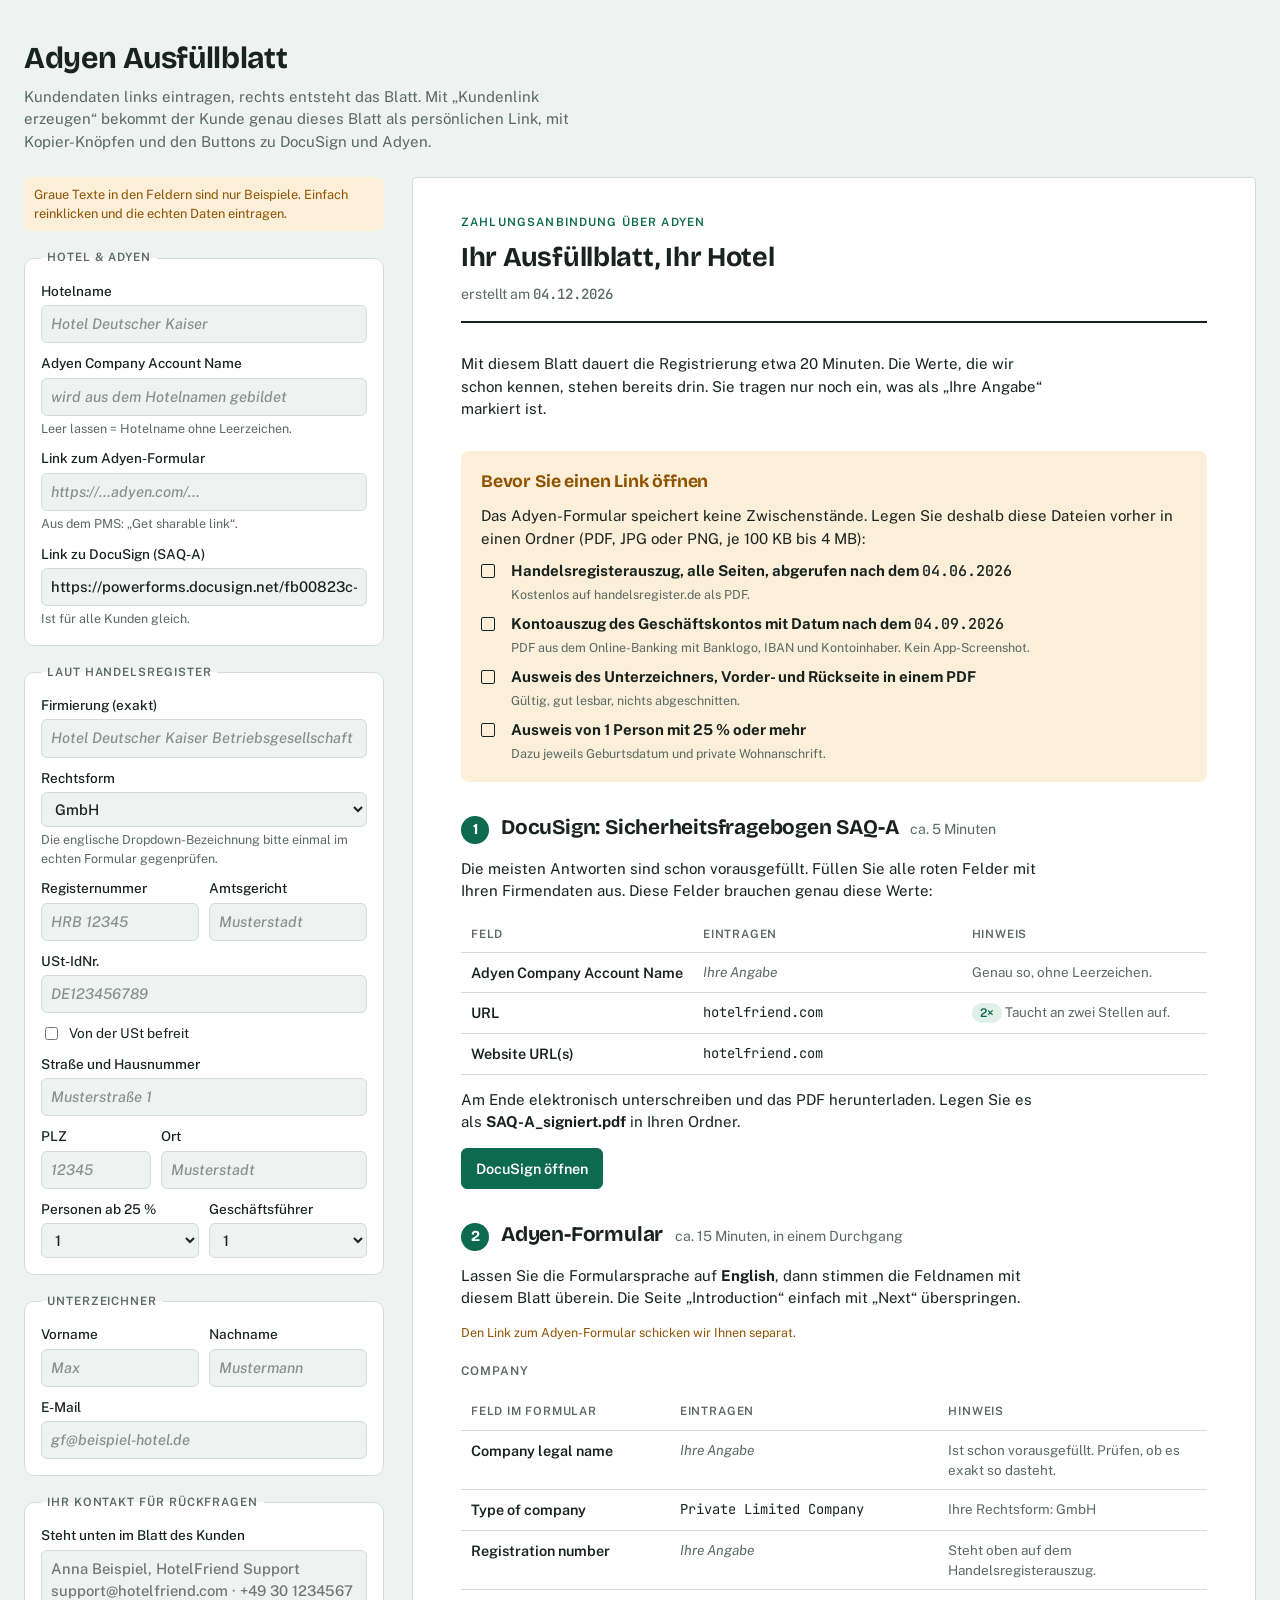
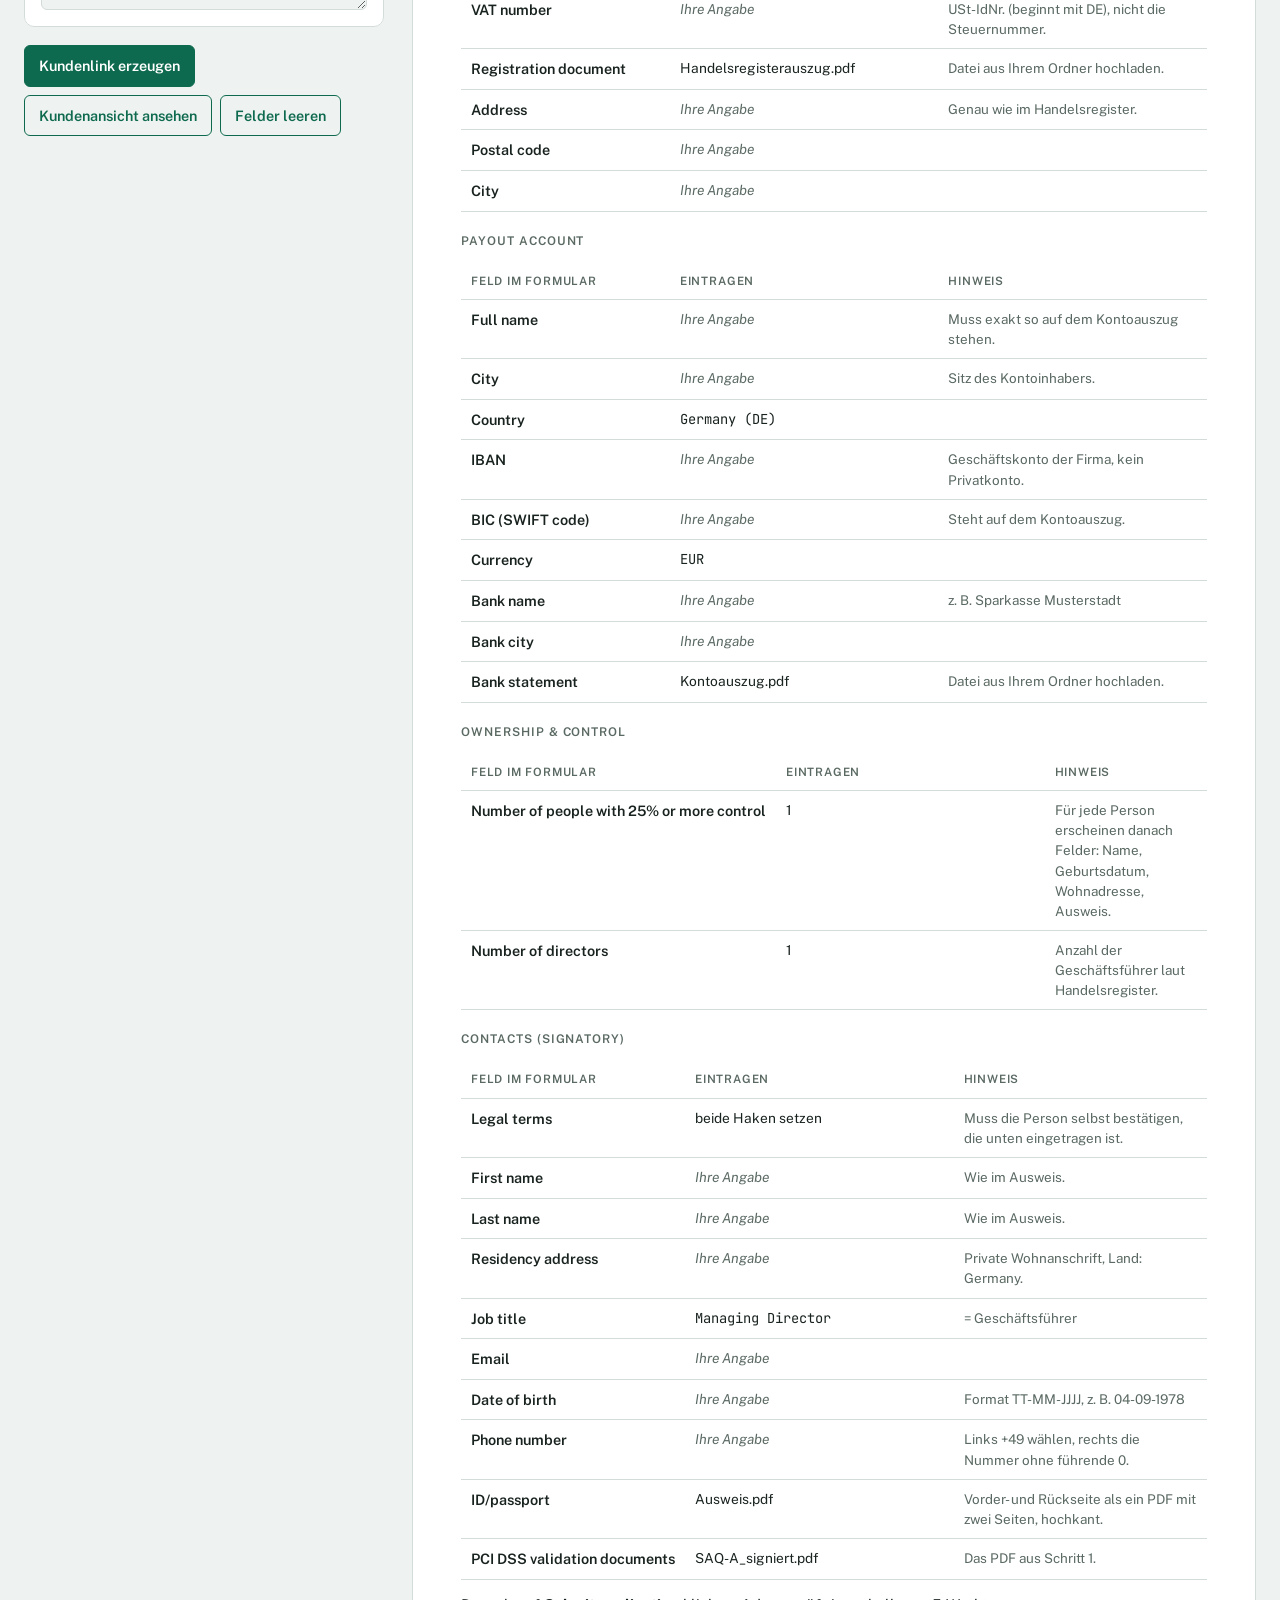
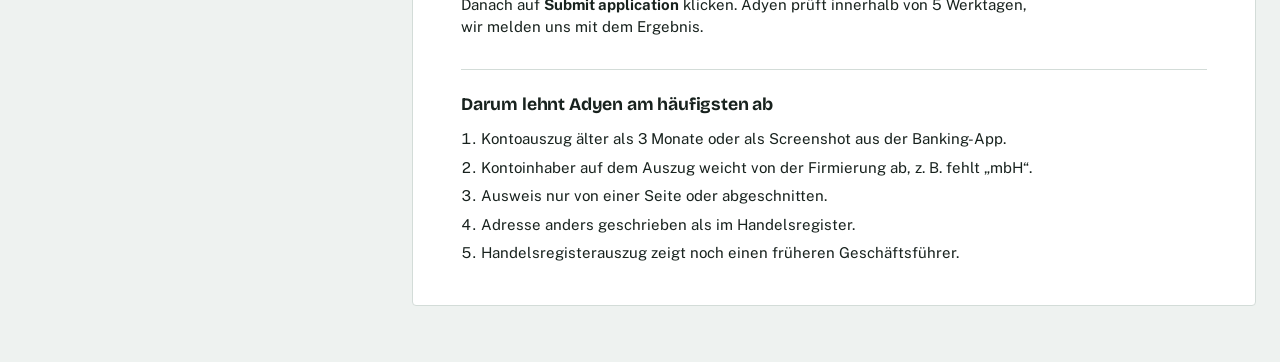
<file: ausfüllblatt/index.html>
<!doctype html>
<html lang="de">
<head>
<meta charset="utf-8">
<meta name="viewport" content="width=device-width, initial-scale=1">
<meta name="robots" content="noindex">
<title>Adyen Ausfüllblatt</title>
<link rel="preconnect" href="https://fonts.googleapis.com">
<link rel="preconnect" href="https://fonts.gstatic.com" crossorigin>
<link rel="stylesheet" href="https://fonts.googleapis.com/css2?family=Bricolage+Grotesque:opsz,wght@12..96,600;12..96,700&family=Public+Sans:wght@400;500;600&family=JetBrains+Mono:wght@400;500&display=swap">
<style>
/* Layout: Support-Ansicht = Eingabe links, Blatt rechts. Kundenansicht (?k=…) = nur das Blatt, mittig, mit Kopier-Knöpfen und Buttons zu DocuSign/Adyen. */
:root {
  --bg: #eef2f0;
  --surface: #ffffff;
  --ink: #18221e;
  --muted: #5a6962;
  --line: #d3dcd8;
  --accent: #0e6a4e;
  --accent-soft: #e0efe8;
  --warn: #8f5300;
  --warn-soft: #fbefd9;
  --font-display: "Bricolage Grotesque", "Segoe UI", system-ui, sans-serif;
  --font-body: "Public Sans", "Helvetica Neue", Arial, sans-serif;
  --font-mono: "JetBrains Mono", ui-monospace, "SF Mono", Menlo, monospace;
}
@media (prefers-color-scheme: dark) {
  :root:not([data-theme="light"]) {
    --bg: #111715; --surface: #19211e; --ink: #e4ebe8; --muted: #98a7a0; --line: #2b3632;
    --accent: #5cc69c; --accent-soft: #1b2f27; --warn: #e3a64c; --warn-soft: #33281a;
    color-scheme: dark;
  }
}
:root[data-theme="dark"] {
  --bg: #111715; --surface: #19211e; --ink: #e4ebe8; --muted: #98a7a0; --line: #2b3632;
  --accent: #5cc69c; --accent-soft: #1b2f27; --warn: #e3a64c; --warn-soft: #33281a;
  color-scheme: dark;
}

* { box-sizing: border-box; }
[hidden] { display: none !important; }
body {
  background: var(--bg); color: var(--ink);
  font-family: var(--font-body); font-size: 15px; line-height: 1.5;
  padding-left: max(16px, env(safe-area-inset-left, 0px));
  padding-right: max(16px, env(safe-area-inset-right, 0px));
  padding-block: 28px 48px;
}
h1, h2, h3 { font-family: var(--font-display); text-wrap: balance; margin: 0; letter-spacing: -0.01em; }
.wrap { max-width: 1280px; margin: 0 auto; display: grid; gap: 28px; grid-template-columns: 360px minmax(0, 1fr); align-items: start; }
@media (max-width: 900px) { .wrap { grid-template-columns: 1fr; } }
body.kunde .wrap { grid-template-columns: minmax(0, 880px); justify-content: center; }

.head { max-width: 1280px; margin: 0 auto 24px; display: flex; flex-wrap: wrap; gap: 12px 24px; align-items: end; justify-content: space-between; }
.head h1 { font-size: 1.9rem; }
.head p { margin: 4px 0 0; color: var(--muted); max-width: 62ch; }

/* Eingabe-Panel */
.panel { display: grid; gap: 18px; position: sticky; top: calc(env(safe-area-inset-top, 0px) + 16px); }
@media (max-width: 900px) { .panel { position: static; } }
fieldset { border: 1px solid var(--line); background: var(--surface); border-radius: 10px; padding: 14px 16px 16px; margin: 0; display: grid; gap: 10px; min-width: 0; }
legend { font-size: 0.72rem; font-weight: 600; text-transform: uppercase; letter-spacing: 0.08em; color: var(--muted); padding: 0 6px; }
label { display: grid; gap: 4px; font-size: 0.85rem; font-weight: 500; }
.row2 { display: grid; grid-template-columns: 1fr 1fr; gap: 10px; }
.row-plz { display: grid; grid-template-columns: 110px 1fr; gap: 10px; }
input::placeholder { color: var(--muted); opacity: 0.7; font-style: italic; }
input, select, textarea {
  font: inherit; font-size: 0.92rem; color: var(--ink); background: var(--bg);
  border: 1px solid var(--line); border-radius: 6px; padding: 7px 9px; width: 100%; min-width: 0;
}
input:focus-visible, select:focus-visible, button:focus-visible, a:focus-visible { outline: 2px solid var(--accent); outline-offset: 2px; }
.check { display: flex; gap: 8px; align-items: center; font-weight: 400; }
.check input { width: auto; }
.hint { font-size: 0.78rem; color: var(--muted); font-weight: 400; }
.hint.bad { color: var(--warn); }
.sample { font-size: 0.8rem; background: var(--warn-soft); color: var(--warn); border-radius: 6px; padding: 8px 10px; margin: 0; }
.actions { display: flex; flex-wrap: wrap; gap: 8px; }
button, .btn {
  font: inherit; font-weight: 600; font-size: 0.9rem; cursor: pointer; text-decoration: none;
  border-radius: 6px; padding: 9px 14px; border: 1px solid var(--accent);
  background: var(--accent); color: var(--surface); display: inline-block;
}
button.ghost, .btn.ghost { background: transparent; color: var(--accent); }
.btn.locked { background: var(--line); border-color: var(--line); color: var(--muted); }
.toast { font-size: 0.85rem; color: var(--accent); min-height: 1.3em; }
.linkbox { display: grid; gap: 8px; }
.linkbox input { font-family: var(--font-mono); font-size: 0.78rem; }

/* Das Blatt */
.sheet { background: var(--surface); border: 1px solid var(--line); border-radius: 4px; padding: 36px clamp(18px, 4vw, 48px) 40px; min-width: 0; display: grid; gap: 30px; }
.sheet-top { display: grid; gap: 6px; border-bottom: 2px solid var(--ink); padding-bottom: 16px; }
.eyebrow { font-size: 0.72rem; font-weight: 600; text-transform: uppercase; letter-spacing: 0.1em; color: var(--accent); }
.sheet-top h2 { font-size: 1.7rem; }
.sheet-top .meta { color: var(--muted); font-size: 0.88rem; }
.lead { margin: 0; max-width: 65ch; }
.back { justify-self: start; }

.prep { background: var(--warn-soft); border-radius: 8px; padding: 18px 20px; display: grid; gap: 10px; }
.prep h3 { font-size: 1.1rem; color: var(--warn); }
.prep p { margin: 0; }
.prep ul { margin: 0; padding: 0; list-style: none; display: grid; gap: 8px; }
.prep li { display: grid; grid-template-columns: 22px 1fr; gap: 8px; align-items: start; }
.prep li input { width: 16px; height: 16px; margin: 3px 0 0; accent-color: var(--accent); cursor: pointer; }
.prep li label { display: block; font-size: inherit; font-weight: 400; cursor: pointer; }
.box { width: 14px; height: 14px; border: 1.5px solid var(--ink); border-radius: 2px; margin-top: 4px; }
.progress { font-weight: 600; font-size: 0.88rem; color: var(--warn); }
.progress.ok { color: var(--accent); }
.date { font-family: var(--font-mono); font-weight: 500; white-space: nowrap; }

.step { display: grid; gap: 14px; }
.step-head { display: flex; gap: 12px; align-items: baseline; flex-wrap: wrap; }
.step-num { font-family: var(--font-display); font-weight: 700; font-size: 0.95rem; color: var(--surface); background: var(--accent); border-radius: 50%; width: 28px; height: 28px; display: inline-grid; place-items: center; flex: none; }
.step-head h3 { font-size: 1.3rem; }
.step-head .sub { color: var(--muted); font-size: 0.88rem; }
.step > p { margin: 0; max-width: 65ch; }
.go { display: flex; flex-wrap: wrap; gap: 10px 14px; align-items: center; }
.gate { background: var(--warn-soft); color: var(--warn); border-radius: 6px; padding: 10px 12px; display: grid; gap: 8px; font-size: 0.88rem; }
.gate p { margin: 0; }
.step-done { display: flex; gap: 8px; align-items: center; font-size: 0.92rem; }
.step-done input { width: 16px; height: 16px; accent-color: var(--accent); }

.section-label { font-size: 0.75rem; font-weight: 600; text-transform: uppercase; letter-spacing: 0.08em; color: var(--muted); margin-top: 6px; }
.tbl-wrap { overflow-x: auto; }
table { border-collapse: collapse; width: 100%; font-size: 0.9rem; }
th, td { text-align: left; vertical-align: top; padding: 9px 10px; border-bottom: 1px solid var(--line); }
th { font-size: 0.72rem; text-transform: uppercase; letter-spacing: 0.07em; color: var(--muted); font-weight: 600; }
td.f { font-weight: 600; white-space: nowrap; width: 28%; }
td.v { font-family: var(--font-mono); font-size: 0.86rem; width: 36%; word-break: break-word; }
td.v .open { font-family: var(--font-body); color: var(--muted); font-style: italic; }
td.v .file { font-family: var(--font-body); }
td.n { color: var(--muted); font-size: 0.84rem; }
.val { display: flex; gap: 8px; align-items: start; justify-content: space-between; }
.cp {
  font-family: var(--font-body); font-size: 0.72rem; font-weight: 600; padding: 2px 8px; flex: none;
  background: var(--accent-soft); color: var(--accent); border: 1px solid transparent; border-radius: 4px;
}
.cp.done { background: var(--accent); color: var(--surface); }
.pill { display: inline-block; font-family: var(--font-body); font-size: 0.75rem; font-weight: 600; background: var(--accent-soft); color: var(--accent); border-radius: 999px; padding: 1px 8px; }

.fails { border-top: 1px solid var(--line); padding-top: 22px; display: grid; gap: 10px; }
.fails h3 { font-size: 1.1rem; }
.fails ol { margin: 0; padding-left: 20px; display: grid; gap: 6px; max-width: 70ch; }
.contact { border-top: 1px solid var(--line); padding-top: 18px; color: var(--muted); font-size: 0.9rem; white-space: pre-line; }

@media print {
  body { background: #fff; padding: 0; }
  .head, .panel, .cp, .go, .back { display: none; }
  .wrap { display: block; }
  .sheet { border: 0; padding: 0; }
}
@media (prefers-reduced-motion: reduce) { * { transition: none !important; } }
</style>
</head>
<body>

<header class="head" id="head">
  <div>
    <h1>Adyen Ausfüllblatt</h1>
    <p>Kundendaten links eintragen, rechts entsteht das Blatt. Mit „Kundenlink erzeugen“ bekommt der Kunde genau dieses Blatt als persönlichen Link, mit Kopier-Knöpfen und den Buttons zu DocuSign und Adyen.</p>
  </div>
</header>

<main class="wrap">
  <form class="panel" id="form" autocomplete="off">
    <p class="sample">Graue Texte in den Feldern sind nur Beispiele. Einfach reinklicken und die echten Daten eintragen.</p>

    <fieldset>
      <legend>Hotel & Adyen</legend>
      <label for="hotel">Hotelname
        <input id="hotel" placeholder="Hotel Deutscher Kaiser">
      </label>
      <label for="account">Adyen Company Account Name
        <input id="account" placeholder="wird aus dem Hotelnamen gebildet">
        <span class="hint">Leer lassen = Hotelname ohne Leerzeichen.</span>
      </label>
      <label for="adyenLink">Link zum Adyen-Formular
        <input id="adyenLink" type="url" placeholder="https://…adyen.com/…">
        <span class="hint" id="adyenHint">Aus dem PMS: „Get sharable link“.</span>
      </label>
      <label for="docuLink">Link zu DocuSign (SAQ-A)
        <input id="docuLink" type="url">
        <span class="hint" id="docuHint">Ist für alle Kunden gleich.</span>
      </label>
    </fieldset>

    <fieldset>
      <legend>Laut Handelsregister</legend>
      <label for="legal">Firmierung (exakt)
        <input id="legal" placeholder="Hotel Deutscher Kaiser Betriebsgesellschaft mbH">
      </label>
      <label for="rechtsform">Rechtsform
        <select id="rechtsform">
          <option>GmbH</option>
          <option>UG (haftungsbeschränkt)</option>
          <option>GmbH & Co. KG</option>
          <option>KG</option>
          <option>OHG</option>
          <option>AG</option>
          <option>e.K.</option>
          <option>Einzelunternehmen</option>
          <option>GbR</option>
        </select>
        <span class="hint">Die englische Dropdown-Bezeichnung bitte einmal im echten Formular gegenprüfen.</span>
      </label>
      <div class="row2">
        <label for="hrb">Registernummer
          <input id="hrb" placeholder="HRB 12345">
        </label>
        <label for="gericht">Amtsgericht
          <input id="gericht" placeholder="Musterstadt">
        </label>
      </div>
      <label for="ustid">USt-IdNr.
        <input id="ustid" placeholder="DE123456789">
      </label>
      <label class="check" for="ustfrei"><input type="checkbox" id="ustfrei"> Von der USt befreit</label>
      <label for="strasse">Straße und Hausnummer
        <input id="strasse" placeholder="Musterstraße 1">
      </label>
      <div class="row-plz">
        <label for="plz">PLZ
          <input id="plz" placeholder="12345" inputmode="numeric">
        </label>
        <label for="ort">Ort
          <input id="ort" placeholder="Musterstadt">
        </label>
      </div>
      <div class="row2">
        <label for="ubo">Personen ab 25 %
          <select id="ubo"><option>0</option><option selected>1</option><option>2</option><option>3</option><option>4</option></select>
        </label>
        <label for="dirs">Geschäftsführer
          <select id="dirs"><option>0</option><option selected>1</option><option>2</option><option>3</option><option>4</option></select>
        </label>
      </div>
    </fieldset>

    <fieldset>
      <legend>Unterzeichner</legend>
      <div class="row2">
        <label for="vorname">Vorname
          <input id="vorname" placeholder="Max">
        </label>
        <label for="nachname">Nachname
          <input id="nachname" placeholder="Mustermann">
        </label>
      </div>
      <label for="email">E-Mail
        <input id="email" type="email" placeholder="gf@beispiel-hotel.de">
      </label>
    </fieldset>

    <fieldset>
      <legend>Ihr Kontakt für Rückfragen</legend>
      <label for="kontakt">Steht unten im Blatt des Kunden
        <textarea id="kontakt" rows="2" placeholder="Anna Beispiel, HotelFriend Support&#10;support@hotelfriend.com · +49 30 1234567"></textarea>
      </label>
    </fieldset>

    <div class="actions">
      <button type="button" id="makeLink">Kundenlink erzeugen</button>
      <button type="button" class="ghost" id="preview">Kundenansicht ansehen</button>
      <button type="button" class="ghost" id="clear">Felder leeren</button>
    </div>
    <div class="linkbox" id="linkbox" hidden>
      <label for="linkOut">Persönlicher Link
        <input id="linkOut" readonly>
      </label>
      <div class="actions">
        <button type="button" id="copyLink">Link kopieren</button>
        <button type="button" class="ghost" id="copyMail">Mail mit Link kopieren</button>
      </div>
    </div>
    <div class="toast" id="toast" role="status"></div>
    <textarea id="fallback" hidden rows="6"></textarea>
  </form>

  <article class="sheet" id="sheet" aria-live="polite"></article>
</main>

<script>
// Rechtsform → Bezeichnung im Adyen-Dropdown "Type of company" (einmal im echten Formular prüfen)
const TYPE_OF_COMPANY = {
  "GmbH": "Private Limited Company",
  "UG (haftungsbeschränkt)": "Private Limited Company",
  "GmbH & Co. KG": "Partnership",
  "KG": "Partnership",
  "OHG": "Partnership",
  "AG": "Public Limited Company",
  "e.K.": "Sole Proprietorship",
  "Einzelunternehmen": "Sole Proprietorship",
  "GbR": "Partnership"
};
const DOCUSIGN_DEFAULT = "https://powerforms.docusign.net/fb00823c-e892-4103-9732-3101cdd4bf29?env=eu&acct=32404fe8-2845-4367-830a-bfbdb513cd3b&activateonly=1&afp_platform_select=HotelFriend";
// Wenn die Seite in einer Vorschau läuft (z. B. claude.ai), zeigen Kundenlinks auf GitHub Pages
const PAGES_URL = "https://thecedonemaster.github.io/adyen-kyc-onboarding/ausf%C3%BCllblatt/";
const IDS = ["hotel","account","adyenLink","docuLink","legal","rechtsform","hrb","gericht","ustid","ustfrei","strasse","plz","ort","ubo","dirs","vorname","nachname","email","kontakt"];
const $ = id => document.getElementById(id);

const esc = s => String(s).replace(/[&<>"]/g, c => ({ "&": "&amp;", "<": "&lt;", ">": "&gt;", '"': "&quot;" }[c]));
const fmt = d => d.toLocaleDateString("de-DE", { day: "2-digit", month: "2-digit", year: "numeric" });
function monthsAgo(n) { const d = new Date(); d.setMonth(d.getMonth() - n); return d; }

// Links aus dem Kundenlink nur zulassen, wenn sie wirklich zu Adyen bzw. DocuSign führen
function safeUrl(u, hostOk) {
  try { const x = new URL(u); return x.protocol === "https:" && hostOk(x.hostname) ? x.href : null; } catch { return null; }
}
const adyenOk = h => h === "adyen.com" || h.endsWith(".adyen.com");
const docuOk = h => h === "docusign.net" || h.endsWith(".docusign.net") || h.endsWith(".docusign.com");

// Kundendaten <-> Link (Base64url, UTF-8)
function encode(obj) {
  const bytes = new TextEncoder().encode(JSON.stringify(obj));
  let bin = ""; bytes.forEach(b => bin += String.fromCharCode(b));
  return btoa(bin).replace(/\+/g, "-").replace(/\//g, "_").replace(/=+$/, "");
}
function decode(str) {
  const b64 = str.replace(/-/g, "+").replace(/_/g, "/");
  const bin = atob(b64 + "===".slice((b64.length + 3) % 4));
  return JSON.parse(new TextDecoder().decode(Uint8Array.from(bin, c => c.charCodeAt(0))));
}

function readForm() {
  const s = {};
  IDS.forEach(id => { const el = $(id); s[id] = el.type === "checkbox" ? el.checked : el.value.trim(); });
  return s;
}
function normalize(raw) {
  const s = {};
  IDS.forEach(id => { s[id] = id === "ustfrei" ? !!raw[id] : String(raw[id] ?? "").trim(); });
  s.accountName = s.account || s.hotel.replace(/\s+/g, "");
  s.type = TYPE_OF_COMPANY[s.rechtsform] || "";
  s.ubo = Math.min(4, Math.max(0, Number(s.ubo) || 0));
  s.dirs = Math.min(4, Math.max(0, Number(s.dirs) || 0));
  s.adyenUrl = safeUrl(s.adyenLink, adyenOk);
  s.docuUrl = safeUrl(s.docuLink || DOCUSIGN_DEFAULT, docuOk);
  return s;
}

// Jede Zeile: [Feld im Adyen-Formular, Wert oder null (= Kunde trägt selbst ein), Hinweis, Datei?]
function sections(s) {
  const regNr = s.hrb ? (s.gericht ? `${s.hrb} (Amtsgericht ${s.gericht})` : s.hrb) : null;
  return [
    { title: "Company", rows: [
      ["Company legal name", s.legal || null, "Ist schon vorausgefüllt. Prüfen, ob es exakt so dasteht."],
      ["Type of company", s.type || null, `Ihre Rechtsform: ${s.rechtsform}`],
      ["Registration number", s.hrb || null, regNr ? `Laut Handelsregister: ${regNr}` : "Steht oben auf dem Handelsregisterauszug."],
      ["VAT number", s.ustfrei ? "leer lassen" : (s.ustid || null), s.ustfrei ? "Haken bei „Exempted from VAT“ setzen." : "USt-IdNr. (beginnt mit DE), nicht die Steuernummer."],
      ["Registration document", "Handelsregisterauszug.pdf", "Datei aus Ihrem Ordner hochladen.", true],
      ["Address", s.strasse || null, "Genau wie im Handelsregister."],
      ["Postal code", s.plz || null, ""],
      ["City", s.ort || null, ""]
    ]},
    { title: "Payout account", rows: [
      ["Full name", s.legal || null, "Muss exakt so auf dem Kontoauszug stehen."],
      ["City", s.ort || null, "Sitz des Kontoinhabers."],
      ["Country", "Germany (DE)", ""],
      ["IBAN", null, "Geschäftskonto der Firma, kein Privatkonto."],
      ["BIC (SWIFT code)", null, "Steht auf dem Kontoauszug."],
      ["Currency", "EUR", ""],
      ["Bank name", null, "z. B. Sparkasse Musterstadt"],
      ["Bank city", null, ""],
      ["Bank statement", "Kontoauszug.pdf", "Datei aus Ihrem Ordner hochladen.", true]
    ]},
    { title: "Ownership & control", rows: [
      ["Number of people with 25% or more control", String(s.ubo), s.ubo ? "Für jede Person erscheinen danach Felder: Name, Geburtsdatum, Wohnadresse, Ausweis." : "Niemand hält 25 % oder mehr.", true],
      ["Number of directors", String(s.dirs), "Anzahl der Geschäftsführer laut Handelsregister.", true]
    ]},
    { title: "Contacts (Signatory)", rows: [
      ["Legal terms", "beide Haken setzen", "Muss die Person selbst bestätigen, die unten eingetragen ist.", true],
      ["First name", s.vorname || null, "Wie im Ausweis."],
      ["Last name", s.nachname || null, "Wie im Ausweis."],
      ["Residency address", null, "Private Wohnanschrift, Land: Germany."],
      ["Job title", "Managing Director", "= Geschäftsführer"],
      ["Email", s.email || null, ""],
      ["Date of birth", null, "Format TT-MM-JJJJ, z. B. 04-09-1978"],
      ["Phone number", null, "Links +49 wählen, rechts die Nummer ohne führende 0."],
      ["ID/passport", "Ausweis.pdf", "Vorder- und Rückseite als ein PDF mit zwei Seiten, hochkant.", true],
      ["PCI DSS validation documents", "SAQ-A_signiert.pdf", "Das PDF aus Schritt 1.", true]
    ]}
  ];
}

function prepItems(s) {
  const bank = fmt(monthsAgo(3)), hr = fmt(monthsAgo(6));
  const items = [
    ["hr", `Handelsregisterauszug, alle Seiten, abgerufen nach dem <span class="date">${hr}</span>`, "Kostenlos auf handelsregister.de als PDF."],
    ["bank", `Kontoauszug des Geschäftskontos mit Datum nach dem <span class="date">${bank}</span>`, "PDF aus dem Online-Banking mit Banklogo, IBAN und Kontoinhaber. Kein App-Screenshot."],
    ["id", "Ausweis des Unterzeichners, Vorder- und Rückseite in einem PDF", "Gültig, gut lesbar, nichts abgeschnitten."]
  ];
  if (s.ubo) items.push(["ubo", `Ausweis${s.ubo > 1 ? "e" : ""} von ${s.ubo} Person${s.ubo > 1 ? "en" : ""} mit 25 % oder mehr`, "Dazu jeweils Geburtsdatum und private Wohnanschrift."]);
  return items;
}

// ---- Zustand ----
const params = new URLSearchParams(location.search);
let customerData = null;
if (params.has("k")) { try { customerData = decode(params.get("k")); } catch { customerData = {}; } }
let mode = customerData ? "kunde" : "support"; // "support" | "vorschau" | "kunde"
let done = {};          // abgehakte Punkte in der Kundenansicht
let gateOpen = false;   // Hinweis "Es fehlt noch …" sichtbar
const storeKey = s => "adyen-blatt:" + s.accountName;
function loadDone(s) { try { done = JSON.parse(localStorage.getItem(storeKey(s)) || "{}"); } catch { done = {}; } }
function saveDone(s) { try { localStorage.setItem(storeKey(s), JSON.stringify(done)); } catch {} }

function state() { return normalize(mode === "kunde" ? customerData : readForm()); }

function render() {
  const s = state();
  const interactive = mode !== "support";
  document.body.classList.toggle("kunde", interactive);
  $("head").hidden = interactive;
  $("form").hidden = interactive;

  const today = fmt(new Date());
  const valCell = (v, noCopy) => {
    if (v === null) return `<span class="open">Ihre Angabe</span>`;
    if (!interactive || noCopy) return `<span class="${noCopy ? "file" : ""}">${esc(v)}</span>`;
    return `<span class="val"><span>${esc(v)}</span><button type="button" class="cp" data-copy="${esc(v)}">Kopieren</button></span>`;
  };
  const tables = sections(s).map(sec => `
    <div class="section-label">${esc(sec.title)}</div>
    <div class="tbl-wrap"><table>
      <thead><tr><th>Feld im Formular</th><th>Eintragen</th><th>Hinweis</th></tr></thead>
      <tbody>${sec.rows.map(([f, v, n, noCopy]) => `<tr><td class="f">${esc(f)}</td><td class="v">${valCell(v, noCopy)}</td><td class="n">${esc(n)}</td></tr>`).join("")}</tbody>
    </table></div>`).join("");

  const prep = prepItems(s);
  const prepDone = prep.filter(([k]) => done[k]).length;
  const allPrep = prepDone === prep.length;
  const missing = prep.filter(([k]) => !done[k]).length + (done.saq ? 0 : 1);
  const prepList = prep.map(([k, t, h]) => interactive
    ? `<li><input type="checkbox" id="p-${k}" data-done="${k}" ${done[k] ? "checked" : ""}><label for="p-${k}"><strong>${t}</strong><br><span class="hint">${esc(h)}</span></label></li>`
    : `<li><span class="box" aria-hidden="true"></span><span><strong>${t}</strong><br><span class="hint">${esc(h)}</span></span></li>`).join("");

  const docuBtn = s.docuUrl
    ? `<a class="btn" href="${esc(s.docuUrl)}" target="_blank" rel="noopener">DocuSign öffnen</a>`
    : `<span class="hint bad">DocuSign-Link fehlt.</span>`;
  let adyenBtn;
  if (!s.adyenUrl) adyenBtn = `<span class="hint bad">Den Link zum Adyen-Formular schicken wir Ihnen separat.</span>`;
  else if (!interactive) adyenBtn = `<a class="btn" href="${esc(s.adyenUrl)}" target="_blank" rel="noopener">Adyen-Formular öffnen</a>`;
  else if (missing === 0 || gateOpen) adyenBtn = `<a class="btn" href="${esc(s.adyenUrl)}" target="_blank" rel="noopener">Adyen-Formular öffnen</a>`;
  else adyenBtn = `<button type="button" class="btn locked" id="gateBtn">Adyen-Formular öffnen</button>`;
  const gate = interactive && gateOpen && missing > 0 && s.adyenUrl
    ? `<div class="gate"><p>Es fehlen noch ${missing} Punkt${missing > 1 ? "e" : ""} aus der Checkliste. Das Formular speichert keine Zwischenstände, bei einem Abbruch müssen Sie von vorn beginnen.</p></div>`
    : "";

  $("sheet").innerHTML = `
    ${mode === "vorschau" ? `<button type="button" class="ghost back" id="back">← Zurück zur Eingabe</button>` : ""}
    <div class="sheet-top">
      <span class="eyebrow">Zahlungsanbindung über Adyen</span>
      <h2>Ihr Ausfüllblatt, ${esc(s.hotel || "Ihr Hotel")}</h2>
      <span class="meta">${s.legal ? esc(s.legal) + " · " : ""}erstellt am <span class="date">${today}</span></span>
    </div>
    <p class="lead">Mit diesem Blatt dauert die Registrierung etwa 20 Minuten. Die Werte, die wir schon kennen, stehen bereits drin${interactive ? " und lassen sich mit „Kopieren“ direkt übernehmen" : ""}. Sie tragen nur noch ein, was als „Ihre Angabe“ markiert ist.</p>

    <section class="prep">
      <h3>Bevor Sie einen Link öffnen</h3>
      <p>Das Adyen-Formular speichert keine Zwischenstände. Legen Sie deshalb diese Dateien vorher in einen Ordner (PDF, JPG oder PNG, je 100 KB bis 4 MB):</p>
      <ul>${prepList}</ul>
      ${interactive ? `<span class="progress ${allPrep ? "ok" : ""}">${prepDone} von ${prep.length} bereit</span>` : ""}
    </section>

    <section class="step">
      <div class="step-head"><span class="step-num">1</span><h3>DocuSign: Sicherheitsfragebogen SAQ-A</h3><span class="sub">ca. 5 Minuten</span></div>
      <p>Die meisten Antworten sind schon vorausgefüllt. Füllen Sie alle roten Felder mit Ihren Firmendaten aus. Diese Felder brauchen genau diese Werte:</p>
      <div class="tbl-wrap"><table>
        <thead><tr><th>Feld</th><th>Eintragen</th><th>Hinweis</th></tr></thead>
        <tbody>
          <tr><td class="f">Adyen Company Account Name</td><td class="v">${valCell(s.accountName || null)}</td><td class="n">Genau so, ohne Leerzeichen.</td></tr>
          <tr><td class="f">URL</td><td class="v">${valCell("hotelfriend.com")}</td><td class="n"><span class="pill">2×</span> Taucht an zwei Stellen auf.</td></tr>
          <tr><td class="f">Website URL(s)</td><td class="v">${valCell("hotelfriend.com")}</td><td class="n"></td></tr>
        </tbody>
      </table></div>
      <p>Am Ende elektronisch unterschreiben und das PDF herunterladen. Legen Sie es als <strong>SAQ-A_signiert.pdf</strong> in Ihren Ordner.</p>
      <div class="go">${docuBtn}
        ${interactive ? `<label class="step-done" for="p-saq"><input type="checkbox" id="p-saq" data-done="saq" ${done.saq ? "checked" : ""}> Unterschrieben und PDF gespeichert</label>` : ""}
      </div>
    </section>

    <section class="step">
      <div class="step-head"><span class="step-num">2</span><h3>Adyen-Formular</h3><span class="sub">ca. 15 Minuten, in einem Durchgang</span></div>
      <p>Lassen Sie die Formularsprache auf <strong>English</strong>, dann stimmen die Feldnamen mit diesem Blatt überein. Die Seite „Introduction“ einfach mit „Next“ überspringen.${interactive ? " Am besten öffnen Sie das Formular in einem zweiten Fenster neben diesem Blatt." : ""}</p>
      <div class="go">${adyenBtn}</div>
      ${gate}
      ${tables}
      <p>Danach auf <strong>Submit application</strong> klicken. Adyen prüft innerhalb von 5 Werktagen, wir melden uns mit dem Ergebnis.</p>
    </section>

    <section class="fails">
      <h3>Darum lehnt Adyen am häufigsten ab</h3>
      <ol>
        <li>Kontoauszug älter als 3 Monate oder als Screenshot aus der Banking-App.</li>
        <li>Kontoinhaber auf dem Auszug weicht von der Firmierung ab, z. B. fehlt „mbH“.</li>
        <li>Ausweis nur von einer Seite oder abgeschnitten.</li>
        <li>Adresse anders geschrieben als im Handelsregister.</li>
        <li>Handelsregisterauszug zeigt noch einen früheren Geschäftsführer.</li>
      </ol>
    </section>
    ${s.kontakt ? `<p class="contact"><strong>Fragen?</strong> Melden Sie sich bei:\n${esc(s.kontakt)}</p>` : ""}`;

  if (mode === "support") {
    const raw = readForm();
    $("adyenHint").textContent = raw.adyenLink && !s.adyenUrl ? "Das ist kein Adyen-Link (muss mit https:// beginnen und auf adyen.com liegen)." : "Aus dem PMS: „Get sharable link“.";
    $("adyenHint").classList.toggle("bad", !!raw.adyenLink && !s.adyenUrl);
    $("docuHint").textContent = !s.docuUrl ? "Das ist kein DocuSign-Link." : "Ist für alle Kunden gleich.";
    $("docuHint").classList.toggle("bad", !s.docuUrl);
  }
}

function customerLink() {
  const raw = readForm();
  const data = {};
  IDS.forEach(id => {
    if (id === "docuLink" && (raw[id] === DOCUSIGN_DEFAULT || !raw[id])) return;
    if (raw[id] !== "" && raw[id] !== false) data[id] = raw[id];
  });
  const inPreview = !/^https?:$/.test(location.protocol) || /claude|anthropic|usercontent/.test(location.hostname);
  const base = inPreview ? PAGES_URL : location.origin + location.pathname;
  return base + "?k=" + encode(data);
}

function mailText(link) {
  const s = state();
  return `Guten Tag,

damit Zahlungen künftig automatisch in HotelFriend verbucht werden, registrieren Sie sich bitte einmalig bei unserem Zahlungspartner Adyen. Wir haben dafür eine persönliche Anleitung für ${s.hotel || "Ihr Hotel"} vorbereitet, in der Ihre Firmendaten schon eingetragen sind:

${link}

Planen Sie etwa 20 Minuten ein. Wichtig: Legen Sie zuerst die Unterlagen aus der Checkliste bereit und öffnen Sie erst dann die Formulare. Das Adyen-Formular speichert keine Zwischenstände.

Beste Grüße`;
}

function copy(text, okMsg, btn) {
  const fb = $("fallback");
  navigator.clipboard.writeText(text).then(() => {
    fb.hidden = true;
    if (btn) { btn.textContent = "Kopiert"; btn.classList.add("done"); setTimeout(() => { btn.textContent = "Kopieren"; btn.classList.remove("done"); }, 1500); }
    else $("toast").textContent = okMsg;
  }).catch(() => {
    if (btn) { window.getSelection().selectAllChildren(btn.previousElementSibling); btn.textContent = "Markiert, Cmd+C"; return; }
    fb.hidden = false; fb.value = text; fb.select();
    $("toast").textContent = "Kopieren nicht erlaubt. Text ist markiert, bitte mit Cmd+C kopieren.";
  });
}

// ---- Events ----
$("docuLink").value = DOCUSIGN_DEFAULT;
$("form").addEventListener("input", () => { $("linkbox").hidden = true; $("toast").textContent = ""; render(); });
$("form").addEventListener("submit", e => e.preventDefault());
$("clear").addEventListener("click", () => {
  IDS.forEach(id => { const el = $(id); if (el.type === "checkbox") el.checked = false; else if (el.tagName !== "SELECT") el.value = ""; });
  $("docuLink").value = DOCUSIGN_DEFAULT; $("linkbox").hidden = true; render();
});
$("makeLink").addEventListener("click", () => {
  const s = state();
  $("linkOut").value = customerLink();
  $("linkbox").hidden = false;
  $("toast").textContent = s.adyenUrl ? "Link erzeugt." : "Link erzeugt, aber ohne Adyen-Link. Der Kunde sieht dann keinen Button zum Formular.";
});
$("copyLink").addEventListener("click", () => copy($("linkOut").value, "Link kopiert."));
$("copyMail").addEventListener("click", () => copy(mailText($("linkOut").value), "Mail kopiert."));
$("preview").addEventListener("click", () => { mode = "vorschau"; done = {}; gateOpen = false; render(); window.scrollTo(0, 0); });

$("sheet").addEventListener("click", e => {
  const cp = e.target.closest(".cp");
  if (cp) return copy(cp.dataset.copy, "", cp);
  if (e.target.closest("#back")) { mode = "support"; render(); return; }
  if (e.target.closest("#gateBtn")) { gateOpen = true; render(); }
});
$("sheet").addEventListener("change", e => {
  const k = e.target.dataset.done;
  if (!k) return;
  done[k] = e.target.checked;
  if (mode === "kunde") saveDone(state());
  render();
  const again = document.getElementById(e.target.id);
  if (again) again.focus();
});

if (mode === "kunde") loadDone(state());
render();
</script>
</body>
</html>
</file>
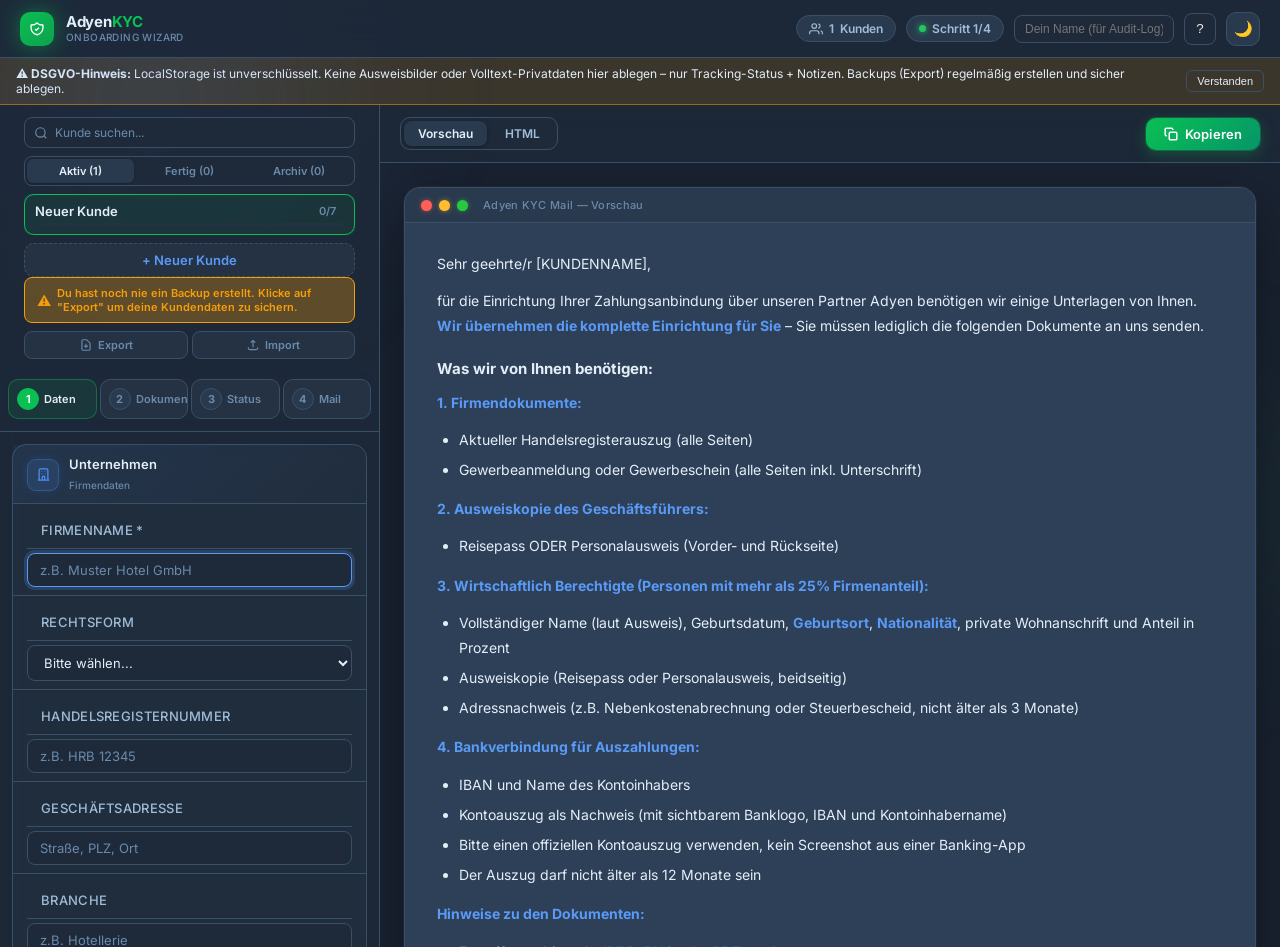
<file: wizard/index.html>
<!DOCTYPE html>
<html lang="de">
<head>
<meta charset="UTF-8">
<meta name="viewport" content="width=device-width, initial-scale=1.0">
<title>Adyen KYC Onboarding Wizard</title>
<link rel="icon" type="image/svg+xml" href="favicon.svg">
<link rel="stylesheet" href="styles.css">
</head>
<body>

<!-- AMBIENT ORBS -->
<div class="orb orb-1"></div>
<div class="orb orb-2"></div>
<div class="orb orb-3"></div>

<!-- TOPBAR -->
<header class="topbar">
  <div class="topbar-left">
    <div class="topbar-logo">
      <svg viewBox="0 0 24 24" fill="none" stroke="currentColor" stroke-width="2"><path d="M9 12l2 2 4-4m5.618-4.016A11.955 11.955 0 0112 2.944a11.955 11.955 0 01-8.618 3.04A12.02 12.02 0 003 9c0 5.591 3.824 10.29 9 11.622 5.176-1.332 9-6.03 9-11.622 0-1.042-.133-2.052-.382-3.016z"/></svg>
    </div>
    <div>
      <span class="topbar-title">Adyen<span class="topbar-accent">KYC</span></span>
      <span class="topbar-sub">Onboarding Wizard</span>
    </div>
  </div>
  <div class="topbar-right">
    <div class="status-pill client-count-pill">
      <svg viewBox="0 0 24 24" fill="none" stroke="currentColor" stroke-width="2" width="14" height="14"><path d="M17 21v-2a4 4 0 00-4-4H5a4 4 0 00-4 4v2"/><circle cx="9" cy="7" r="4"/><path d="M23 21v-2a4 4 0 00-3-3.87m-4-12a4 4 0 010 7.75"/></svg>
      <span id="clientCount">0</span> Kunden
    </div>
    <div class="status-pill">
      <span class="status-dot"></span>
      <span id="progressText">Schritt 1/3</span>
    </div>
    <input type="text" id="absenderName" placeholder="Dein Name (für Audit-Log)" title="Wird in Status-Änderungen mitgeloggt" style="background:var(--bg2);border:1px solid var(--border);color:var(--text);border-radius:8px;padding:6px 10px;font-size:12px;width:160px">
    <button id="helpBtn" title="Hilfe" style="background:var(--bg2);border:1px solid var(--border);color:var(--text);border-radius:8px;width:32px;height:32px;cursor:pointer">?</button>
    <button id="themeToggle" title="Theme wechseln">
      <span class="theme-icon">&#127769;</span>
    </button>
  </div>
</header>

<!-- DSGVO BANNER -->
<div id="dsgvoBanner" style="display:none;background:rgba(245,158,11,0.15);border-bottom:1px solid rgba(245,158,11,0.5);padding:8px 16px;font-size:12px;color:var(--text);display:flex;justify-content:space-between;align-items:center;gap:12px">
  <span>⚠ <strong>DSGVO-Hinweis:</strong> LocalStorage ist unverschlüsselt. Keine Ausweisbilder oder Volltext-Privatdaten hier ablegen – nur Tracking-Status + Notizen. Backups (Export) regelmäßig erstellen und sicher ablegen.</span>
  <button id="dsgvoDismiss" style="background:transparent;border:1px solid var(--border);color:var(--text);border-radius:6px;padding:4px 10px;cursor:pointer;font-size:11px">Verstanden</button>
</div>

<!-- HELP MODAL -->
<div id="helpModal" style="display:none;position:fixed;inset:0;background:rgba(0,0,0,0.7);z-index:1000;justify-content:center;align-items:center;padding:20px">
  <div style="background:var(--bg1);border:1px solid var(--border);border-radius:12px;max-width:720px;max-height:80vh;overflow-y:auto;padding:24px;color:var(--text)">
    <div style="display:flex;justify-content:space-between;align-items:center;margin-bottom:16px">
      <h2 style="margin:0">Wizard-Hilfe</h2>
      <button id="helpClose" style="background:transparent;border:none;color:var(--text);font-size:24px;cursor:pointer">×</button>
    </div>
    <h3>Workflow (Kurz)</h3>
    <ol style="font-size:13px;line-height:1.6">
      <li><strong>Step 1 – Daten:</strong> Firma, Kontakt, Bank, UBOs, Adyen-Setup + Pipedrive-Verknüpfung</li>
      <li><strong>Step 2 – Dokumente:</strong> Eingangs-Checkboxen pro Dokument abhaken</li>
      <li><strong>Step 3 – Status:</strong> 10 Schritte des Onboarding-Prozesses + Adyen-Backend-Status + Webhook-Konfig</li>
      <li><strong>Step 4 – Mail:</strong> Vorlage auswählen, kopieren, an Kunde/Slack</li>
    </ol>
    <h3>Wichtig</h3>
    <ul style="font-size:13px;line-height:1.6">
      <li>PCI DSS SAQ-A signiert immer der <strong>Kunde selbst</strong> (DocuSign-Link)</li>
      <li>Daten persistieren im Browser-LocalStorage – PC-Wechsel = Daten weg. Export nutzen!</li>
      <li>Adyen-Status (Pending/Action Required/Active) im Backend tracken + im Wizard nachpflegen</li>
      <li>Bei UBO immer Geburtsort + Nationalität erfragen – Pflicht bei Adyen</li>
    </ul>
    <h3>Doku-Verweise</h3>
    <ul style="font-size:13px;line-height:1.6">
      <li><code>01_Checkliste_Deutsche_Kunden.md</code> – komplette Doku-Liste</li>
      <li><code>03_Interner_Leitfaden.md</code> – Schritt-für-Schritt</li>
      <li><code>09_Adyen_Backend_Walkthrough.md</code> – Kunden-POV (Referenz)</li>
    </ul>
  </div>
</div>

<!-- LAYOUT -->
<div class="layout">

  <!-- SIDEBAR -->
  <aside class="sidebar">

    <!-- CLIENT SELECTOR -->
    <div id="clientSelector" class="client-selector"></div>

    <!-- CLIENT TOOLS -->
    <div class="client-tools">
      <button id="exportBtn" class="client-tool-btn" title="Alle Kundendaten als JSON exportieren (Backup)">
        <svg viewBox="0 0 24 24" fill="none" stroke="currentColor" stroke-width="2" width="14" height="14"><path d="M12 10v6m0 0l-3-3m3 3l3-3m2 8H7a2 2 0 01-2-2V5a2 2 0 012-2h5.586a1 1 0 01.707.293l5.414 5.414a1 1 0 01.293.707V19a2 2 0 01-2 2z"/></svg>
        Export
      </button>
      <button id="importBtn" class="client-tool-btn" title="Kundendaten aus JSON importieren">
        <svg viewBox="0 0 24 24" fill="none" stroke="currentColor" stroke-width="2" width="14" height="14"><path d="M4 16v1a3 3 0 003 3h10a3 3 0 003-3v-1m-4-8l-4-4m0 0L8 8m4-4v12"/></svg>
        Import
      </button>
      <input type="file" id="importFile" accept=".json" style="display:none">
    </div>

    <!-- STEP NAVIGATION -->
    <div class="steps-nav">
      <button class="step-btn active" data-step="1">
        <span class="step-num">1</span>
        <span>Daten</span>
      </button>
      <button class="step-btn" data-step="2">
        <span class="step-num">2</span>
        <span>Dokumente</span>
      </button>
      <button class="step-btn" data-step="3">
        <span class="step-num">3</span>
        <span>Status</span>
      </button>
      <button class="step-btn" data-step="4">
        <span class="step-num">4</span>
        <span>Mail</span>
      </button>
    </div>

    <!-- STEP 1: KUNDENDATEN -->
    <div class="step-panel active" id="step1">
      <div class="category" style="--cat-color: 79,142,247">
        <div class="category-header">
          <div class="cat-icon">
            <svg viewBox="0 0 24 24" fill="none" stroke="currentColor" stroke-width="2"><path d="M19 21V5a2 2 0 00-2-2H7a2 2 0 00-2 2v16m14 0h2m-2 0h-5m-9 0H3m2 0h5M9 7h1m-1 4h1m4-4h1m-1 4h1m-5 10v-5a1 1 0 011-1h2a1 1 0 011 1v5m-4 0h4"/></svg>
          </div>
          <div>
            <h3>Unternehmen</h3>
            <span class="cat-sub">Firmendaten</span>
          </div>
        </div>
        <div class="form-group">
          <label class="form-label" for="firmenname">Firmenname *</label>
          <input type="text" id="firmenname" placeholder="z.B. Muster Hotel GmbH">
        </div>
        <div class="form-group">
          <label class="form-label" for="rechtsform">Rechtsform</label>
          <select id="rechtsform">
            <option value="">Bitte wählen...</option>
            <option value="GmbH">GmbH</option>
            <option value="UG">UG (haftungsbeschränkt)</option>
            <option value="AG">AG</option>
            <option value="GbR">GbR</option>
            <option value="OHG">OHG</option>
            <option value="KG">KG</option>
            <option value="Einzelunternehmen">Einzelunternehmen</option>
            <option value="e.K.">e.K.</option>
            <option value="Sonstige">Sonstige</option>
          </select>
        </div>
        <div class="form-group">
          <label class="form-label" for="hrNummer">Handelsregisternummer</label>
          <input type="text" id="hrNummer" placeholder="z.B. HRB 12345">
        </div>
        <div class="form-group">
          <label class="form-label" for="adresse">Geschäftsadresse</label>
          <input type="text" id="adresse" placeholder="Straße, PLZ, Ort">
        </div>
        <div class="form-group">
          <label class="form-label" for="branche">Branche</label>
          <input type="text" id="branche" placeholder="z.B. Hotellerie">
        </div>
        <div class="form-group">
          <label class="form-label" for="steuerid">USt-IdNr. / Steuer-ID</label>
          <input type="text" id="steuerid" placeholder="z.B. DE123456789">
        </div>
      </div>

      <div class="category" style="--cat-color: 168,85,247">
        <div class="category-header">
          <div class="cat-icon">
            <svg viewBox="0 0 24 24" fill="none" stroke="currentColor" stroke-width="2"><path d="M16 7a4 4 0 11-8 0 4 4 0 018 0zM12 14a7 7 0 00-7 7h14a7 7 0 00-7-7z"/></svg>
          </div>
          <div>
            <h3>Ansprechpartner</h3>
            <span class="cat-sub">Kontakt & GF</span>
          </div>
        </div>
        <div class="form-group">
          <label class="form-label" for="kontaktName">Name Ansprechpartner *</label>
          <input type="text" id="kontaktName" placeholder="Vor- und Nachname">
        </div>
        <div class="form-group">
          <label class="form-label" for="kontaktEmail">E-Mail *</label>
          <input type="email" id="kontaktEmail" placeholder="email@beispiel.de">
        </div>
        <div class="form-group">
          <label class="form-label" for="kontaktTel">Telefon</label>
          <input type="tel" id="kontaktTel" placeholder="+49 ...">
        </div>
        <div class="form-group">
          <label class="form-label" for="gfName">Name Geschäftsführer</label>
          <input type="text" id="gfName" placeholder="Falls abweichend vom Ansprechpartner">
        </div>
      </div>

      <div class="category" style="--cat-color: 236,72,153">
        <div class="category-header">
          <div class="cat-icon">
            <svg viewBox="0 0 24 24" fill="none" stroke="currentColor" stroke-width="2"><path d="M17 21v-2a4 4 0 00-4-4H5a4 4 0 00-4 4v2"/><circle cx="9" cy="7" r="4"/><path d="M23 21v-2a4 4 0 00-3-3.87M16 3.13a4 4 0 010 7.75"/></svg>
          </div>
          <div>
            <h3>Wirtschaftlich Berechtigte (UBOs)</h3>
            <span class="cat-sub">Personen mit &gt;25% Anteil – Adyen-Pflicht</span>
          </div>
        </div>
        <div id="uboList"></div>
        <button type="button" id="addUboBtn" style="margin:6px 14px;padding:8px 12px;background:var(--bg2);border:1px solid var(--border);border-radius:8px;color:var(--text);cursor:pointer;font-size:12px">+ UBO hinzufügen</button>
        <span style="font-size:11px;color:var(--text3);padding:4px 14px 0;display:block">Geburtsort + Nationalität sind Adyen-Pflichtfelder. Häufig vergessen!</span>
        <div class="form-group">
          <label class="form-label" for="vollmachtNoetig">Vollmacht erforderlich?</label>
          <select id="vollmachtNoetig">
            <option value="">– bitte wählen –</option>
            <option value="nein">Nein (Unterzeichner steht im HR)</option>
            <option value="ja">Ja (Vollmacht-PDF einholen!)</option>
          </select>
        </div>
      </div>

      <div class="category" style="--cat-color: 34,197,94">
        <div class="category-header">
          <div class="cat-icon">
            <svg viewBox="0 0 24 24" fill="none" stroke="currentColor" stroke-width="2"><rect x="2" y="5" width="20" height="14" rx="2"/><path d="M2 10h20"/></svg>
          </div>
          <div>
            <h3>Bankverbindung</h3>
            <span class="cat-sub">Auszahlungskonto</span>
          </div>
        </div>
        <div class="form-group">
          <label class="form-label" for="iban">IBAN</label>
          <input type="text" id="iban" placeholder="DE89 3704 0044 0532 0130 00">
        </div>
        <div class="form-group">
          <label class="form-label" for="kontoinhaber">Kontoinhaber</label>
          <input type="text" id="kontoinhaber" placeholder="Muss mit Firmenname übereinstimmen">
        </div>
      </div>

      <div class="category" style="--cat-color: 245,158,11">
        <div class="category-header">
          <div class="cat-icon">
            <svg viewBox="0 0 24 24" fill="none" stroke="currentColor" stroke-width="2"><path d="M10.325 4.317c.426-1.756 2.924-1.756 3.35 0a1.724 1.724 0 002.573 1.066c1.543-.94 3.31.826 2.37 2.37a1.724 1.724 0 001.066 2.573c1.756.426 1.756 2.924 0 3.35a1.724 1.724 0 00-1.066 2.573c.94 1.543-.826 3.31-2.37 2.37a1.724 1.724 0 00-2.573 1.066c-.426 1.756-2.924 1.756-3.35 0a1.724 1.724 0 00-2.573-1.066c-1.543.94-3.31-.826-2.37-2.37a1.724 1.724 0 00-1.066-2.573c-1.756-.426-1.756-2.924 0-3.35a1.724 1.724 0 001.066-2.573c-.94-1.543.826-3.31 2.37-2.37.996.608 2.296.07 2.572-1.065z"/><circle cx="12" cy="12" r="3"/></svg>
          </div>
          <div>
            <h3>Adyen Setup</h3>
            <span class="cat-sub">Konfiguration</span>
          </div>
        </div>
        <div class="form-group">
          <label class="form-label" for="merchantName">Merchant Account Name</label>
          <input type="text" id="merchantName" placeholder="Wird in Adyen vergeben">
        </div>
        <div class="form-group">
          <label class="form-label" for="paymentType">Payment Type</label>
          <select id="paymentType">
            <option value="pos">POS (Terminal)</option>
            <option value="pos_online">POS + Online</option>
            <option value="ecommerce">Nur Online (Ecommerce)</option>
          </select>
        </div>
        <div class="form-group">
          <label class="form-label" for="land">Land der juristischen Person</label>
          <select id="land">
            <option value="DE">Deutschland</option>
            <option value="AT">Österreich</option>
            <option value="CH">Schweiz</option>
            <option value="NL">Niederlande</option>
            <option value="FR">Frankreich</option>
            <option value="IT">Italien</option>
            <option value="ES">Spanien</option>
            <option value="UK">Großbritannien</option>
            <option value="PL">Polen</option>
          </select>
          <span id="landHint" style="font-size:11px;color:var(--text3);padding:4px 14px 0;display:block"></span>
        </div>
        <div class="form-group">
          <label class="form-label" for="sprache">Kundensprache</label>
          <select id="sprache">
            <option value="de">Deutsch</option>
            <option value="en">English</option>
          </select>
        </div>
        <div class="form-group">
          <label class="form-label" for="pipedriveLink">Pipedrive Deal-Link</label>
          <input type="url" id="pipedriveLink" placeholder="https://app.pipedrive.com/deal/...">
        </div>
        <div class="form-group">
          <label class="form-label" for="adyenDocLink">Adyen Document Link (aus PMS)</label>
          <input type="url" id="adyenDocLink" placeholder="https://...">
        </div>
        <div class="form-group">
          <label class="form-label" for="adyenCompanyId">Adyen Company ID</label>
          <input type="text" id="adyenCompanyId" placeholder="vom System vergeben">
        </div>
      </div>
    </div>

    <!-- STEP 2: DOKUMENTE -->
    <div class="step-panel" id="step2">
      <div class="category" style="--cat-color: 79,142,247">
        <div class="category-header">
          <div class="cat-icon">
            <svg viewBox="0 0 24 24" fill="none" stroke="currentColor" stroke-width="2"><path d="M9 12h6m-6 4h6m2 5H7a2 2 0 01-2-2V5a2 2 0 012-2h5.586a1 1 0 01.707.293l5.414 5.414a1 1 0 01.293.707V19a2 2 0 01-2 2z"/></svg>
          </div>
          <div>
            <h3>Firmendokumente</h3>
            <span class="cat-sub">Register & Gewerbe</span>
          </div>
          <div class="cat-count" id="count-firma">0/2</div>
        </div>
        <label>
          <input type="checkbox" class="doc-check" data-doc="handelsregister">
          <div class="check-wrap"><div class="check-box"></div></div>
          <div class="label-content">
            <span>Handelsregisterauszug</span>
            <span class="label-hint">Möglichst aktuell, alle Seiten, von handelsregister.de</span>
            <span class="label-warn">Veraltete Daten (z.B. alter GF) = Ablehnung</span>
          </div>
        </label>
        <label>
          <input type="checkbox" class="doc-check" data-doc="gewerbe">
          <div class="check-wrap"><div class="check-box"></div></div>
          <div class="label-content">
            <span>Gewerbeanmeldung / Gewerbeschein</span>
            <span class="label-hint">GewA 1/2, alle Seiten inkl. Unterschrift</span>
          </div>
        </label>
      </div>

      <div class="category" style="--cat-color: 168,85,247">
        <div class="category-header">
          <div class="cat-icon">
            <svg viewBox="0 0 24 24" fill="none" stroke="currentColor" stroke-width="2"><path d="M10 6H5a2 2 0 00-2 2v9a2 2 0 002 2h14a2 2 0 002-2V8a2 2 0 00-2-2h-5m-4 0V5a2 2 0 114 0v1m-4 0a2 2 0 104 0"/></svg>
          </div>
          <div>
            <h3>Identitätsnachweise</h3>
            <span class="cat-sub">Ausweise GF & UBOs</span>
          </div>
          <div class="cat-count" id="count-id">0/3</div>
        </div>
        <label>
          <input type="checkbox" class="doc-check" data-doc="ausweis_gf">
          <div class="check-wrap"><div class="check-box"></div></div>
          <div class="label-content">
            <span>Ausweis Geschäftsführer</span>
            <span class="label-hint">Reisepass oder Perso (Vorder- + Rückseite)</span>
            <span class="label-warn">Ablaufdatum prüfen – muss gültig sein!</span>
          </div>
        </label>
        <label>
          <input type="checkbox" class="doc-check" data-doc="ausweis_ubo">
          <div class="check-wrap"><div class="check-box"></div></div>
          <div class="label-content">
            <span>Ausweis(e) UBO(s)</span>
            <span class="label-hint">Pro UBO mit >25% Anteil</span>
            <span class="label-warn">Ablaufdatum prüfen – muss gültig sein!</span>
          </div>
        </label>
        <label>
          <input type="checkbox" class="doc-check" data-doc="adressnachweis">
          <div class="check-wrap"><div class="check-box"></div></div>
          <div class="label-content">
            <span>Adressnachweis UBO(s)</span>
            <span class="label-hint">Nebenkosten/Steuerbescheid</span>
            <span class="label-warn">Max. 3 Monate alt!</span>
          </div>
        </label>
      </div>

      <div class="category" style="--cat-color: 34,197,94">
        <div class="category-header">
          <div class="cat-icon">
            <svg viewBox="0 0 24 24" fill="none" stroke="currentColor" stroke-width="2"><rect x="2" y="5" width="20" height="14" rx="2"/><path d="M2 10h20"/></svg>
          </div>
          <div>
            <h3>Banknachweis</h3>
            <span class="cat-sub">Kontoauszug</span>
          </div>
          <div class="cat-count" id="count-bank">0/1</div>
        </div>
        <label>
          <input type="checkbox" class="doc-check" data-doc="kontoauszug">
          <div class="check-wrap"><div class="check-box"></div></div>
          <div class="label-content">
            <span>Kontoauszug</span>
            <span class="label-hint">Banklogo + IBAN + Firmenname sichtbar, kein App-Screenshot</span>
            <span class="label-warn">Max. 12 Monate alt! Häufigster Ablehnungsgrund!</span>
          </div>
        </label>
      </div>

      <div class="category" style="--cat-color: 245,158,11">
        <div class="category-header">
          <div class="cat-icon">
            <svg viewBox="0 0 24 24" fill="none" stroke="currentColor" stroke-width="2"><path d="M9 12l2 2 4-4m5.618-4.016A11.955 11.955 0 0112 2.944a11.955 11.955 0 01-8.618 3.04A12.02 12.02 0 003 9c0 5.591 3.824 10.29 9 11.622 5.176-1.332 9-6.03 9-11.622 0-1.042-.133-2.052-.382-3.016z"/></svg>
          </div>
          <div>
            <h3>PCI DSS</h3>
            <span class="cat-sub">Compliance</span>
          </div>
          <div class="cat-count" id="count-pci">0/1</div>
        </div>
        <label>
          <input type="checkbox" class="doc-check" data-doc="pcidss">
          <div class="check-wrap"><div class="check-box"></div></div>
          <div class="label-content">
            <span>PCI DSS SAQ-A (signiert)</span>
            <span class="label-hint">Vom Kunden elektronisch signiert via DocuSign</span>
          </div>
        </label>
      </div>

      <div class="doc-summary" id="docSummary">
        <div class="summary-bar">
          <div class="summary-fill" id="summaryFill"></div>
        </div>
        <span id="summaryText">0 von 7 Dokumenten erhalten</span>
      </div>
    </div>

    <!-- STEP 3: ONBOARDING-STATUS -->
    <div class="step-panel" id="step3">
      <div class="category" style="--cat-color: 79,142,247">
        <div class="category-header">
          <div class="cat-icon">
            <svg viewBox="0 0 24 24" fill="none" stroke="currentColor" stroke-width="2"><path d="M9 5H7a2 2 0 00-2 2v12a2 2 0 002 2h10a2 2 0 002-2V7a2 2 0 00-2-2h-2M9 5a2 2 0 002 2h2a2 2 0 002-2M9 5a2 2 0 012-2h2a2 2 0 012 2m-6 9l2 2 4-4"/></svg>
          </div>
          <div>
            <h3>Onboarding-Status</h3>
            <span class="cat-sub">10-Schritte Prozess</span>
          </div>
          <div class="cat-count" id="count-status">0/10</div>
        </div>
        <label>
          <input type="checkbox" class="status-check" data-status="mail_gesendet">
          <div class="check-wrap"><div class="check-box"></div></div>
          <div class="label-content">
            <span>1. Erstmail an Kunden gesendet</span>
            <span class="label-hint">Dokumentenanforderung verschickt</span>
          </div>
        </label>
        <label>
          <input type="checkbox" class="status-check" data-status="docs_geprueft">
          <div class="check-wrap"><div class="check-box"></div></div>
          <div class="label-content">
            <span>2. Dokumente geprüft</span>
            <span class="label-hint">Alle Dokumente vollständig und gültig</span>
          </div>
        </label>
        <label>
          <input type="checkbox" class="status-check" data-status="merchant_angelegt">
          <div class="check-wrap"><div class="check-box"></div></div>
          <div class="label-content">
            <span>3. Merchant Account angelegt</span>
            <span class="label-hint">Im Adyen Backend erstellt</span>
          </div>
        </label>
        <label>
          <input type="checkbox" class="status-check" data-status="pci_docusign">
          <div class="check-wrap"><div class="check-box"></div></div>
          <div class="label-content">
            <span>4. PCI DSS DocuSign versendet</span>
            <span class="label-hint">SAQ-A Link an Kunden geschickt</span>
          </div>
        </label>
        <label>
          <input type="checkbox" class="status-check" data-status="merchant_request">
          <div class="check-wrap"><div class="check-box"></div></div>
          <div class="label-content">
            <span>5. Merchant Account Request ausgefüllt</span>
            <span class="label-hint">Dokumente bei Adyen eingereicht</span>
          </div>
        </label>
        <label>
          <input type="checkbox" class="status-check" data-status="adyen_freigabe">
          <div class="check-wrap"><div class="check-box"></div></div>
          <div class="label-content">
            <span>6. Adyen-Freigabe erhalten</span>
            <span class="label-hint">Verifizierung durch Adyen abgeschlossen (1-5 Tage)</span>
          </div>
        </label>
        <label>
          <input type="checkbox" class="status-check" data-status="terminal_zugewiesen">
          <div class="check-wrap"><div class="check-box"></div></div>
          <div class="label-content">
            <span>7. Terminal zugewiesen</span>
            <span class="label-hint">Nur bei POS – In-person payments konfiguriert</span>
          </div>
        </label>
        <label>
          <input type="checkbox" class="status-check" data-status="backend_config">
          <div class="check-wrap"><div class="check-box"></div></div>
          <div class="label-content">
            <span>8. Adyen Backend konfiguriert</span>
            <span class="label-hint">Pay by Link, Webhooks, Additional Data</span>
          </div>
        </label>
        <label>
          <input type="checkbox" class="status-check" data-status="dev_benachrichtigt">
          <div class="check-wrap"><div class="check-box"></div></div>
          <div class="label-content">
            <span>9. Dev-Team benachrichtigt</span>
            <span class="label-hint">Rocket Chat Nachricht gesendet</span>
          </div>
        </label>
        <label>
          <input type="checkbox" class="status-check" data-status="user_erstellt">
          <div class="check-wrap"><div class="check-box"></div></div>
          <div class="label-content">
            <span>10. Kundenzugang erstellt</span>
            <span class="label-hint">Adyen Essentials Zugang + Abschlussmail</span>
          </div>
        </label>
      </div>

      <!-- ADYEN BACKEND STATUS -->
      <div class="category" style="--cat-color: 168,85,247">
        <div class="category-header">
          <div class="cat-icon">
            <svg viewBox="0 0 24 24" fill="none" stroke="currentColor" stroke-width="2"><circle cx="12" cy="12" r="9"/><path d="M12 7v5l3 3"/></svg>
          </div>
          <div>
            <h3>Adyen-Backend-Status</h3>
            <span class="cat-sub">Compliance-Prüfung im Adyen-Portal</span>
          </div>
        </div>
        <div class="form-group">
          <label class="form-label" for="adyenStatus">Status</label>
          <select id="adyenStatus">
            <option value="">– noch nicht eingereicht –</option>
            <option value="draft">Draft</option>
            <option value="pending">Pending (Prüfung 3-5 Werktage)</option>
            <option value="action_required">Action Required (Adyen will mehr Docs)</option>
            <option value="active">Active (live)</option>
            <option value="rejected">Rejected</option>
          </select>
        </div>
        <div class="form-group">
          <label class="form-label" for="adyenStatusDate">Letzter Status-Check (Datum)</label>
          <input type="date" id="adyenStatusDate">
        </div>
        <div class="form-group">
          <label class="form-label" for="adyenStatusNotiz">Notiz (z.B. fehlende Docs)</label>
          <input type="text" id="adyenStatusNotiz" placeholder="Was hat Adyen angefordert?">
        </div>
      </div>

      <!-- WEBHOOK-KONFIG SUB-CHECKLIST -->
      <div class="category" style="--cat-color: 59,130,246">
        <div class="category-header">
          <div class="cat-icon">
            <svg viewBox="0 0 24 24" fill="none" stroke="currentColor" stroke-width="2"><path d="M8 21l4-4 4 4M3 12h18M12 3v18"/></svg>
          </div>
          <div>
            <h3>Backend-Konfiguration (Detail)</h3>
            <span class="cat-sub">Sub-Checkliste zu Schritt 8</span>
          </div>
        </div>
        <label>
          <input type="checkbox" class="status-check" data-status="pbl_name_on_card">
          <div class="check-wrap"><div class="check-box"></div></div>
          <div class="label-content">
            <span>Pay by Link: "Name on card" aktiviert</span>
          </div>
        </label>
        <label>
          <input type="checkbox" class="status-check" data-status="pbl_recurring">
          <div class="check-wrap"><div class="check-box"></div></div>
          <div class="label-content">
            <span>Pay by Link: "Recurring through customer area" aktiviert</span>
          </div>
        </label>
        <label>
          <input type="checkbox" class="status-check" data-status="webhook_payment">
          <div class="check-wrap"><div class="check-box"></div></div>
          <div class="label-content">
            <span>Webhook Payment: <code>/pos-orders/complete-payment</code> (alle Events außer refund*)</span>
          </div>
        </label>
        <label>
          <input type="checkbox" class="status-check" data-status="webhook_refund">
          <div class="check-wrap"><div class="check-box"></div></div>
          <div class="label-content">
            <span>Webhook Refund: <code>/pos-orders/complete-refund</code> (nur refund*)</span>
          </div>
        </label>
        <label>
          <input type="checkbox" class="status-check" data-status="additional_data">
          <div class="check-wrap"><div class="check-box"></div></div>
          <div class="label-content">
            <span>Additional Data: Payment + Cards + Acquirer konfiguriert</span>
          </div>
        </label>
      </div>

      <!-- NOTIZEN -->
      <div class="category" style="--cat-color: 245,158,11">
        <div class="category-header">
          <div class="cat-icon">
            <svg viewBox="0 0 24 24" fill="none" stroke="currentColor" stroke-width="2"><path d="M11 5H6a2 2 0 00-2 2v11a2 2 0 002 2h11a2 2 0 002-2v-5m-1.414-9.414a2 2 0 112.828 2.828L11.828 15H9v-2.828l8.586-8.586z"/></svg>
          </div>
          <div>
            <h3>Notizen</h3>
            <span class="cat-sub">Interne Anmerkungen zum Kunden</span>
          </div>
        </div>
        <div class="form-group">
          <textarea id="kundenNotizen" rows="4" placeholder="z.B. Wartet auf neuen Kontoauszug, UBO unklar..." style="width:100%;padding:10px 12px;background:var(--bg2);border:1px solid var(--border);border-radius:8px;color:var(--text);font-family:'Inter',sans-serif;font-size:13px;resize:vertical;transition:border-color .2s,box-shadow .2s"></textarea>
        </div>
      </div>

      <!-- DOKUMENT-EINGANGSDATEN -->
      <div class="category" style="--cat-color: 34,197,94">
        <div class="category-header">
          <div class="cat-icon">
            <svg viewBox="0 0 24 24" fill="none" stroke="currentColor" stroke-width="2"><rect x="3" y="4" width="18" height="18" rx="2"/><path d="M16 2v4M8 2v4M3 10h18"/></svg>
          </div>
          <div>
            <h3>Dokument-Eingangsdaten</h3>
            <span class="cat-sub">Wann wurde welches Dokument erhalten?</span>
          </div>
        </div>
        <div class="form-group">
          <label class="form-label" for="docDate_handelsregister">Handelsregisterauszug</label>
          <input type="date" id="docDate_handelsregister" class="doc-date">
        </div>
        <div class="form-group">
          <label class="form-label" for="docDate_gewerbe">Gewerbeanmeldung</label>
          <input type="date" id="docDate_gewerbe" class="doc-date">
        </div>
        <div class="form-group">
          <label class="form-label" for="docDate_ausweis_gf">Ausweis GF</label>
          <input type="date" id="docDate_ausweis_gf" class="doc-date">
        </div>
        <div class="form-group">
          <label class="form-label" for="docDate_ausweis_ubo">Ausweis UBO(s)</label>
          <input type="date" id="docDate_ausweis_ubo" class="doc-date">
        </div>
        <div class="form-group">
          <label class="form-label" for="docDate_adressnachweis">Adressnachweis</label>
          <input type="date" id="docDate_adressnachweis" class="doc-date">
        </div>
        <div class="form-group">
          <label class="form-label" for="docDate_kontoauszug">Kontoauszug</label>
          <input type="date" id="docDate_kontoauszug" class="doc-date">
        </div>
        <div class="form-group">
          <label class="form-label" for="docDate_pcidss">PCI DSS SAQ-A</label>
          <input type="date" id="docDate_pcidss" class="doc-date">
        </div>
      </div>
    </div>

    <!-- STEP 4: MAIL & EXPORT -->
    <div class="step-panel" id="step4">
      <div class="category" style="--cat-color: 79,142,247">
        <div class="category-header">
          <div class="cat-icon">
            <svg viewBox="0 0 24 24" fill="none" stroke="currentColor" stroke-width="2"><path d="M3 8l7.89 5.26a2 2 0 002.22 0L21 8M5 19h14a2 2 0 002-2V7a2 2 0 00-2-2H5a2 2 0 00-2 2v10a2 2 0 002 2z"/></svg>
          </div>
          <div>
            <h3>Mail-Vorlage</h3>
            <span class="cat-sub">An Kunden senden</span>
          </div>
        </div>
        <label>
          <input type="radio" name="mailType" value="initial" checked class="mail-radio">
          <div class="check-wrap"><div class="check-box radio"></div></div>
          <div class="label-content">
            <span>Erstmail – Dokumente anfordern</span>
            <span class="label-hint">Alle benötigten Dokumente auflisten</span>
          </div>
        </label>
        <label>
          <input type="radio" name="mailType" value="reminder" class="mail-radio">
          <div class="check-wrap"><div class="check-box radio"></div></div>
          <div class="label-content">
            <span>Erinnerung – Fehlende Dokumente</span>
            <span class="label-hint">Nur noch fehlende Dokumente auflisten</span>
          </div>
        </label>
        <label>
          <input type="radio" name="mailType" value="complete" class="mail-radio">
          <div class="check-wrap"><div class="check-box radio"></div></div>
          <div class="label-content">
            <span>Abschluss – Alles fertig</span>
            <span class="label-hint">Bestätigung dass Onboarding abgeschlossen ist</span>
          </div>
        </label>
        <label>
          <input type="radio" name="mailType" value="pcidss" class="mail-radio">
          <div class="check-wrap"><div class="check-box radio"></div></div>
          <div class="label-content">
            <span>PCI DSS – Kundenanleitung</span>
            <span class="label-hint">Erklärt dem Kunden das SAQ-A Dokument + was er tun muss</span>
          </div>
        </label>
        <label>
          <input type="radio" name="mailType" value="rocketchat" class="mail-radio">
          <div class="check-wrap"><div class="check-box radio"></div></div>
          <div class="label-content">
            <span>Rocket Chat – Dev-Team Nachricht</span>
            <span class="label-hint">Interne Nachricht für Backend-Anbindung</span>
          </div>
        </label>
      </div>

      <div class="category" style="--cat-color: 34,197,94">
        <div class="category-header">
          <div class="cat-icon">
            <svg viewBox="0 0 24 24" fill="none" stroke="currentColor" stroke-width="2"><path d="M12 10v6m0 0l-3-3m3 3l3-3m2 8H7a2 2 0 01-2-2V5a2 2 0 012-2h5.586a1 1 0 01.707.293l5.414 5.414a1 1 0 01.293.707V19a2 2 0 01-2 2z"/></svg>
          </div>
          <div>
            <h3>Quick Links</h3>
            <span class="cat-sub">Adyen Backend</span>
          </div>
        </div>
        <a href="https://ca-live.adyen.com" target="_blank" class="quick-link">
          <span>Adyen Customer Area (Live)</span>
          <svg viewBox="0 0 24 24" fill="none" stroke="currentColor" stroke-width="2" width="14" height="14"><path d="M18 13v6a2 2 0 01-2 2H5a2 2 0 01-2-2V8a2 2 0 012-2h6m4-3h6v6m-11 5L21 3"/></svg>
        </a>
        <a href="https://docs.adyen.com/platforms/verification-requirements/document-requirements" target="_blank" class="quick-link">
          <span>Adyen Dokument-Anforderungen</span>
          <svg viewBox="0 0 24 24" fill="none" stroke="currentColor" stroke-width="2" width="14" height="14"><path d="M18 13v6a2 2 0 01-2 2H5a2 2 0 01-2-2V8a2 2 0 012-2h6m4-3h6v6m-11 5L21 3"/></svg>
        </a>
        <a href="https://handelsregister.de" target="_blank" class="quick-link">
          <span>Handelsregister (kostenlos)</span>
          <svg viewBox="0 0 24 24" fill="none" stroke="currentColor" stroke-width="2" width="14" height="14"><path d="M18 13v6a2 2 0 01-2 2H5a2 2 0 01-2-2V8a2 2 0 012-2h6m4-3h6v6m-11 5L21 3"/></svg>
        </a>
        <a id="kundenformularLink" href="kundenformular.html" target="_blank" class="quick-link">
          <span>Kundenformular (für Kunden)</span>
          <svg viewBox="0 0 24 24" fill="none" stroke="currentColor" stroke-width="2" width="14" height="14"><path d="M18 13v6a2 2 0 01-2 2H5a2 2 0 01-2-2V8a2 2 0 012-2h6m4-3h6v6m-11 5L21 3"/></svg>
        </a>
      </div>
    </div>

  </aside>

  <!-- PREVIEW -->
  <main class="preview">
    <div class="preview-topbar">
      <div class="preview-tabs">
        <button class="tab active" data-tab="preview">Vorschau</button>
        <button class="tab" data-tab="html">HTML</button>
      </div>
      <button id="copyBtn">
        <svg viewBox="0 0 24 24" fill="none" stroke="currentColor" stroke-width="2.5"><rect x="9" y="9" width="13" height="13" rx="2"/><path d="M5 15H4a2 2 0 01-2-2V4a2 2 0 012-2h9a2 2 0 012 2v1"/></svg>
        Kopieren
      </button>
    </div>

    <div class="preview-body">
      <div class="mail-chrome">
        <div class="mail-chrome-bar">
          <div class="chrome-dot red"></div>
          <div class="chrome-dot yellow"></div>
          <div class="chrome-dot green"></div>
          <span class="chrome-label">Adyen KYC Mail — Vorschau</span>
        </div>
        <div id="finalText" class="mail-content"></div>
      </div>
    </div>
  </main>

</div>

<script src="script.js"></script>
</body>
</html>
</file>
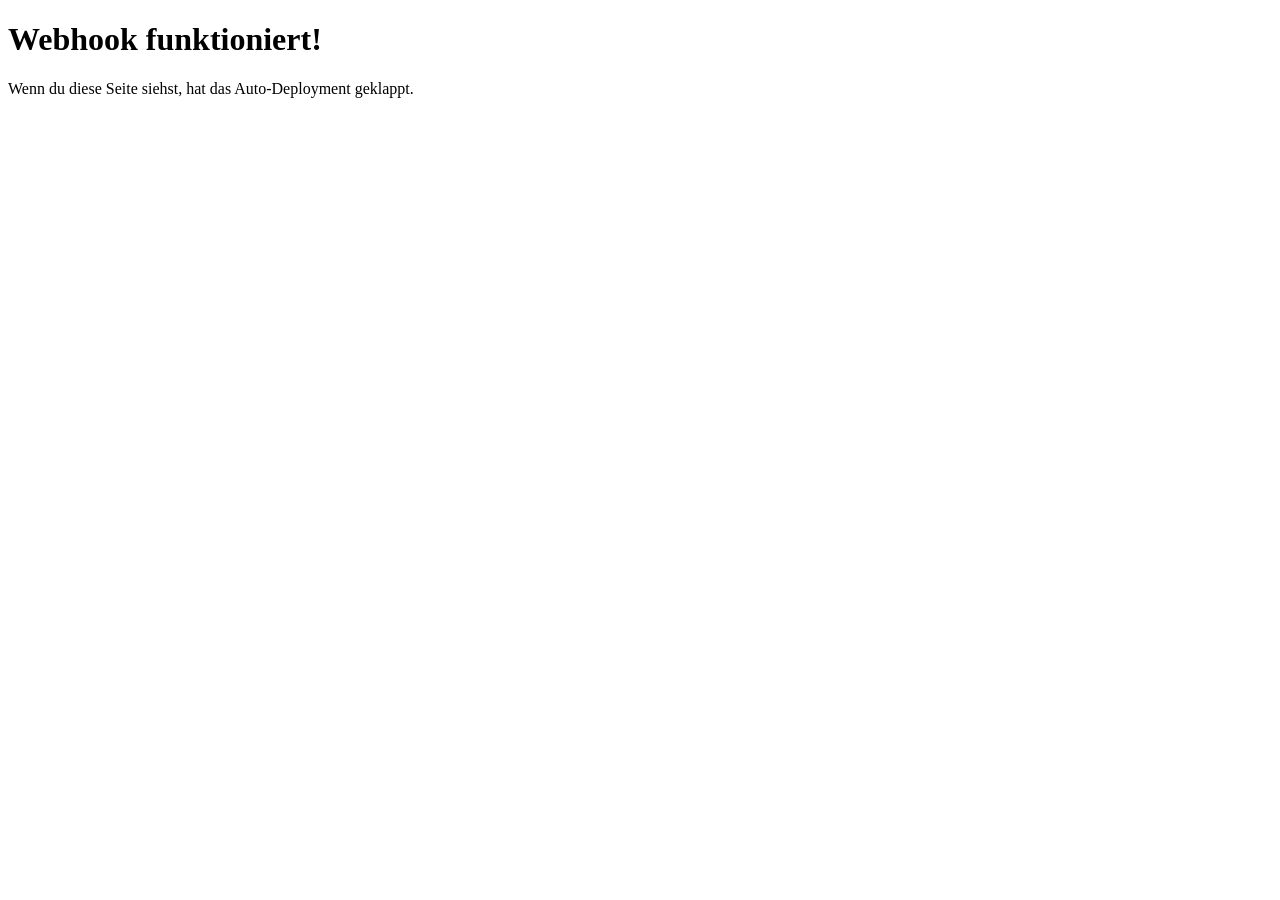
<file: webhook-test.html>
<!DOCTYPE html>
<html lang="de">
<head>
    <meta charset="UTF-8">
    <title>Webhook Test</title>
</head>
<body>
    <h1>Webhook funktioniert!</h1>
    <p>Wenn du diese Seite siehst, hat das Auto-Deployment geklappt.</p>
</body>
</html>
</file>
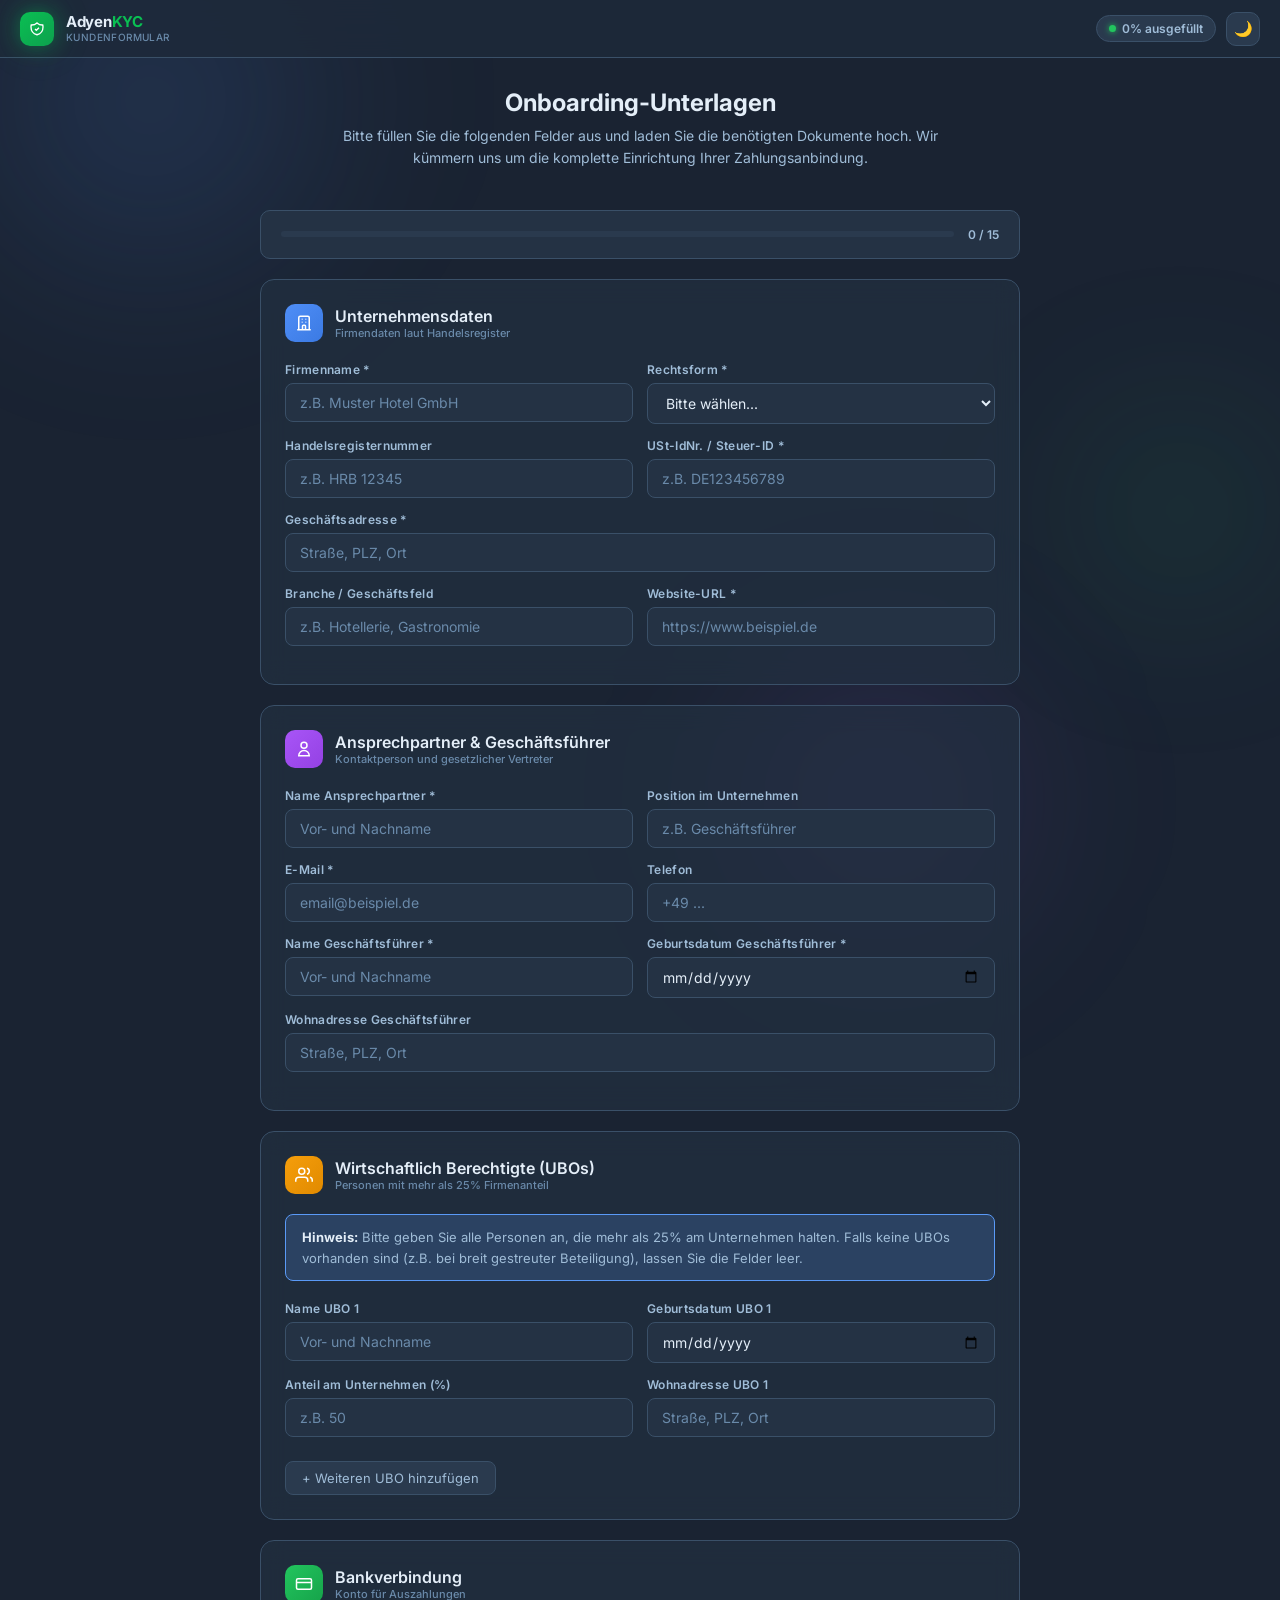
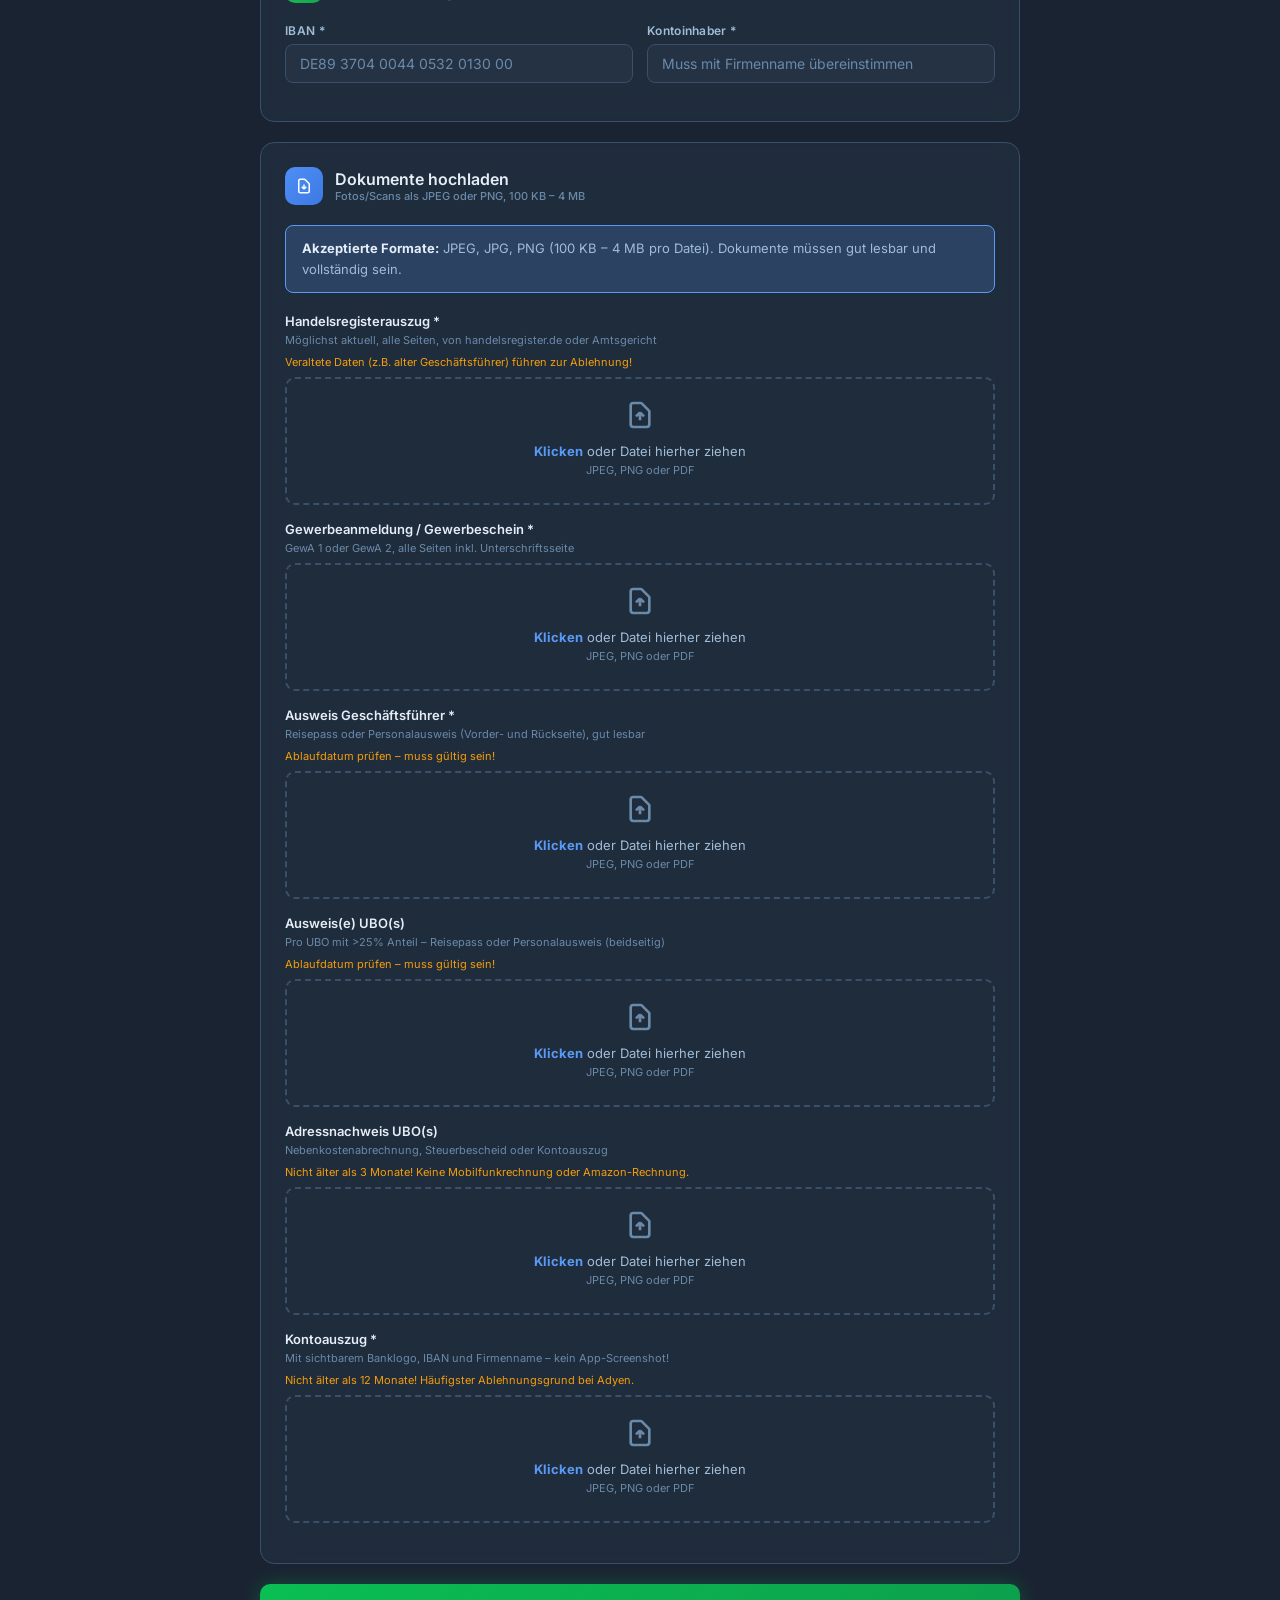
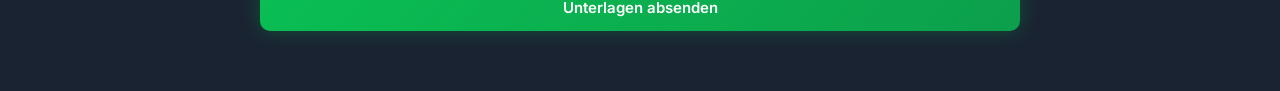
<file: wizard/kundenformular.html>
<!DOCTYPE html>
<html lang="de">
<head>
<meta charset="UTF-8">
<meta name="viewport" content="width=device-width, initial-scale=1.0">
<title>Adyen Onboarding – Kundenformular</title>
<link rel="icon" type="image/svg+xml" href="favicon.svg">
<link rel="stylesheet" href="styles.css">
<style>
/* Kundenformular-spezifische Styles */
.kf-layout {
  max-width: 800px;
  margin: 0 auto;
  padding: 30px 20px 60px;
  position: relative;
  z-index: 1;
}

.kf-header {
  text-align: center;
  margin-bottom: 40px;
}
.kf-header h1 {
  font-size: 24px;
  font-weight: 700;
  margin-bottom: 8px;
}
.kf-header p {
  color: var(--text2);
  font-size: 14px;
  line-height: 1.6;
  max-width: 600px;
  margin: 0 auto;
}

.kf-section {
  background: var(--sidebar-cat);
  border: 1px solid var(--border);
  border-radius: 14px;
  padding: 24px;
  margin-bottom: 20px;
  backdrop-filter: blur(12px);
  transition: border-color .2s;
}
.kf-section:hover {
  border-color: var(--border-l);
}

.kf-section-header {
  display: flex;
  align-items: center;
  gap: 12px;
  margin-bottom: 20px;
}
.kf-section-icon {
  width: 38px;
  height: 38px;
  border-radius: 10px;
  display: grid;
  place-items: center;
  flex-shrink: 0;
}
.kf-section-icon svg {
  width: 18px;
  height: 18px;
  color: #fff;
}
.kf-section-header h2 {
  font-size: 16px;
  font-weight: 600;
}
.kf-section-header .kf-sub {
  display: block;
  font-size: 11px;
  color: var(--text3);
  font-weight: 500;
}

.kf-row {
  display: grid;
  grid-template-columns: 1fr 1fr;
  gap: 14px;
}
.kf-row.full {
  grid-template-columns: 1fr;
}

@media (max-width: 600px) {
  .kf-row { grid-template-columns: 1fr; }
}

.kf-field {
  margin-bottom: 14px;
}
.kf-field label {
  display: block;
  font-size: 12px;
  font-weight: 600;
  color: var(--text2);
  margin-bottom: 6px;
  letter-spacing: .3px;
}
.kf-field input,
.kf-field select {
  width: 100%;
  padding: 10px 14px;
  background: var(--surface);
  border: 1px solid var(--border);
  border-radius: 8px;
  color: var(--text);
  font-size: 14px;
  font-family: inherit;
  transition: border-color .2s, box-shadow .2s;
}
.kf-field input:focus,
.kf-field select:focus {
  outline: none;
  border-color: var(--accent);
  box-shadow: 0 0 0 3px var(--glow);
}
.kf-field input::placeholder {
  color: var(--text3);
}

/* Upload-Bereich */
.kf-upload {
  border: 2px dashed var(--border);
  border-radius: 10px;
  padding: 20px;
  text-align: center;
  cursor: pointer;
  transition: border-color .2s, background .2s;
  margin-bottom: 10px;
  position: relative;
}
.kf-upload:hover {
  border-color: var(--accent);
  background: var(--glow);
}
.kf-upload.has-file {
  border-color: var(--success);
  background: var(--sucglow);
}
.kf-upload input[type="file"] {
  position: absolute;
  inset: 0;
  opacity: 0;
  cursor: pointer;
}
.kf-upload-icon {
  margin-bottom: 8px;
  color: var(--text3);
}
.kf-upload-icon svg {
  width: 32px;
  height: 32px;
}
.kf-upload-text {
  font-size: 13px;
  color: var(--text2);
}
.kf-upload-text strong {
  color: var(--accent);
}
.kf-upload-hint {
  font-size: 11px;
  color: var(--text3);
  margin-top: 4px;
}
.kf-upload-filename {
  font-size: 13px;
  color: var(--success);
  font-weight: 600;
  margin-top: 6px;
}

.kf-doc-item {
  margin-bottom: 16px;
}
.kf-doc-item .kf-doc-label {
  font-size: 13px;
  font-weight: 600;
  color: var(--text);
  margin-bottom: 4px;
}
.kf-doc-item .kf-doc-hint {
  font-size: 11px;
  color: var(--text3);
  margin-bottom: 8px;
}
.kf-doc-item .kf-doc-warn {
  font-size: 11px;
  color: var(--warn);
  margin-bottom: 8px;
}

/* Fortschrittsanzeige */
.kf-progress {
  background: var(--surface);
  border: 1px solid var(--border);
  border-radius: 10px;
  padding: 16px 20px;
  margin-bottom: 20px;
  display: flex;
  align-items: center;
  gap: 14px;
}
.kf-progress-bar {
  flex: 1;
  height: 6px;
  background: var(--surface2);
  border-radius: 99px;
  overflow: hidden;
}
.kf-progress-fill {
  height: 100%;
  background: linear-gradient(90deg, var(--accent), var(--success));
  border-radius: 99px;
  transition: width .4s ease;
  width: 0%;
}
.kf-progress-text {
  font-size: 12px;
  font-weight: 600;
  color: var(--text2);
  white-space: nowrap;
}

/* Submit-Button */
.kf-submit {
  width: 100%;
  padding: 14px;
  background: linear-gradient(135deg, #0abf53, #0abf53cc);
  color: #fff;
  border: none;
  border-radius: 10px;
  font-size: 15px;
  font-weight: 600;
  font-family: inherit;
  cursor: pointer;
  transition: transform .12s, box-shadow .2s;
  box-shadow: 0 0 20px rgba(10,191,83,.3);
}
.kf-submit:hover {
  transform: translateY(-1px);
  box-shadow: 0 0 30px rgba(10,191,83,.5);
}
.kf-submit:disabled {
  opacity: .5;
  cursor: not-allowed;
  transform: none;
}

.kf-success-msg {
  display: none;
  text-align: center;
  padding: 40px;
  background: var(--sidebar-cat);
  border: 1px solid var(--success);
  border-radius: 14px;
  margin-top: 20px;
}
.kf-success-msg.show {
  display: block;
}
.kf-success-msg h2 {
  color: var(--success);
  margin-bottom: 10px;
}
.kf-success-msg p {
  color: var(--text2);
  font-size: 14px;
}

.kf-info-box {
  background: var(--glow);
  border: 1px solid var(--accent);
  border-radius: 8px;
  padding: 12px 16px;
  margin-bottom: 20px;
  font-size: 13px;
  color: var(--text2);
  line-height: 1.6;
}
.kf-info-box strong {
  color: var(--text);
}
</style>
</head>
<body>

<!-- AMBIENT ORBS -->
<div class="orb orb-1"></div>
<div class="orb orb-2"></div>
<div class="orb orb-3"></div>

<!-- TOPBAR -->
<header class="topbar">
  <div class="topbar-left">
    <div class="topbar-logo">
      <svg viewBox="0 0 24 24" fill="none" stroke="currentColor" stroke-width="2"><path d="M9 12l2 2 4-4m5.618-4.016A11.955 11.955 0 0112 2.944a11.955 11.955 0 01-8.618 3.04A12.02 12.02 0 003 9c0 5.591 3.824 10.29 9 11.622 5.176-1.332 9-6.03 9-11.622 0-1.042-.133-2.052-.382-3.016z"/></svg>
    </div>
    <div>
      <span class="topbar-title">Adyen<span class="topbar-accent">KYC</span></span>
      <span class="topbar-sub">Kundenformular</span>
    </div>
  </div>
  <div class="topbar-right">
    <div class="status-pill">
      <span class="status-dot"></span>
      <span id="progressText">0% ausgefüllt</span>
    </div>
    <button id="themeToggle" title="Theme wechseln">
      <span class="theme-icon">&#127769;</span>
    </button>
  </div>
</header>

<div class="kf-layout">

  <div class="kf-header">
    <h1>Onboarding-Unterlagen</h1>
    <p>Bitte füllen Sie die folgenden Felder aus und laden Sie die benötigten Dokumente hoch. Wir kümmern uns um die komplette Einrichtung Ihrer Zahlungsanbindung.</p>
  </div>

  <!-- FORTSCHRITT -->
  <div class="kf-progress">
    <div class="kf-progress-bar">
      <div class="kf-progress-fill" id="progressFill"></div>
    </div>
    <span class="kf-progress-text" id="progressLabel">0 / 0</span>
  </div>

  <!-- UNTERNEHMENSDATEN -->
  <div class="kf-section">
    <div class="kf-section-header">
      <div class="kf-section-icon" style="background: linear-gradient(135deg, rgb(79,142,247), rgb(59,122,227))">
        <svg viewBox="0 0 24 24" fill="none" stroke="currentColor" stroke-width="2"><path d="M19 21V5a2 2 0 00-2-2H7a2 2 0 00-2 2v16m14 0h2m-2 0h-5m-9 0H3m2 0h5M9 7h1m-1 4h1m4-4h1m-1 4h1m-5 10v-5a1 1 0 011-1h2a1 1 0 011 1v5m-4 0h4"/></svg>
      </div>
      <div>
        <h2>Unternehmensdaten</h2>
        <span class="kf-sub">Firmendaten laut Handelsregister</span>
      </div>
    </div>
    <div class="kf-row">
      <div class="kf-field">
        <label for="kf-firmenname">Firmenname *</label>
        <input type="text" id="kf-firmenname" placeholder="z.B. Muster Hotel GmbH" required class="kf-required">
      </div>
      <div class="kf-field">
        <label for="kf-rechtsform">Rechtsform *</label>
        <select id="kf-rechtsform" required class="kf-required">
          <option value="">Bitte wählen...</option>
          <option value="GmbH">GmbH</option>
          <option value="UG">UG (haftungsbeschränkt)</option>
          <option value="AG">AG</option>
          <option value="GbR">GbR</option>
          <option value="OHG">OHG</option>
          <option value="KG">KG</option>
          <option value="Einzelunternehmen">Einzelunternehmen</option>
          <option value="e.K.">e.K.</option>
          <option value="Sonstige">Sonstige</option>
        </select>
      </div>
    </div>
    <div class="kf-row">
      <div class="kf-field">
        <label for="kf-hrNummer">Handelsregisternummer</label>
        <input type="text" id="kf-hrNummer" placeholder="z.B. HRB 12345">
      </div>
      <div class="kf-field">
        <label for="kf-steuerid">USt-IdNr. / Steuer-ID *</label>
        <input type="text" id="kf-steuerid" placeholder="z.B. DE123456789" required class="kf-required">
      </div>
    </div>
    <div class="kf-row full">
      <div class="kf-field">
        <label for="kf-adresse">Geschäftsadresse *</label>
        <input type="text" id="kf-adresse" placeholder="Straße, PLZ, Ort" required class="kf-required">
      </div>
    </div>
    <div class="kf-row">
      <div class="kf-field">
        <label for="kf-branche">Branche / Geschäftsfeld</label>
        <input type="text" id="kf-branche" placeholder="z.B. Hotellerie, Gastronomie">
      </div>
      <div class="kf-field">
        <label for="kf-website">Website-URL *</label>
        <input type="url" id="kf-website" placeholder="https://www.beispiel.de" required class="kf-required">
      </div>
    </div>
  </div>

  <!-- ANSPRECHPARTNER / GF -->
  <div class="kf-section">
    <div class="kf-section-header">
      <div class="kf-section-icon" style="background: linear-gradient(135deg, rgb(168,85,247), rgb(148,65,227))">
        <svg viewBox="0 0 24 24" fill="none" stroke="currentColor" stroke-width="2"><path d="M16 7a4 4 0 11-8 0 4 4 0 018 0zM12 14a7 7 0 00-7 7h14a7 7 0 00-7-7z"/></svg>
      </div>
      <div>
        <h2>Ansprechpartner & Geschäftsführer</h2>
        <span class="kf-sub">Kontaktperson und gesetzlicher Vertreter</span>
      </div>
    </div>
    <div class="kf-row">
      <div class="kf-field">
        <label for="kf-kontaktName">Name Ansprechpartner *</label>
        <input type="text" id="kf-kontaktName" placeholder="Vor- und Nachname" required class="kf-required">
      </div>
      <div class="kf-field">
        <label for="kf-kontaktPosition">Position im Unternehmen</label>
        <input type="text" id="kf-kontaktPosition" placeholder="z.B. Geschäftsführer">
      </div>
    </div>
    <div class="kf-row">
      <div class="kf-field">
        <label for="kf-kontaktEmail">E-Mail *</label>
        <input type="email" id="kf-kontaktEmail" placeholder="email@beispiel.de" required class="kf-required">
      </div>
      <div class="kf-field">
        <label for="kf-kontaktTel">Telefon</label>
        <input type="tel" id="kf-kontaktTel" placeholder="+49 ...">
      </div>
    </div>
    <div class="kf-row">
      <div class="kf-field">
        <label for="kf-gfName">Name Geschäftsführer *</label>
        <input type="text" id="kf-gfName" placeholder="Vor- und Nachname" required class="kf-required">
      </div>
      <div class="kf-field">
        <label for="kf-gfGeburt">Geburtsdatum Geschäftsführer *</label>
        <input type="date" id="kf-gfGeburt" required class="kf-required">
      </div>
    </div>
    <div class="kf-row full">
      <div class="kf-field">
        <label for="kf-gfAdresse">Wohnadresse Geschäftsführer</label>
        <input type="text" id="kf-gfAdresse" placeholder="Straße, PLZ, Ort">
      </div>
    </div>
  </div>

  <!-- UBOs -->
  <div class="kf-section">
    <div class="kf-section-header">
      <div class="kf-section-icon" style="background: linear-gradient(135deg, rgb(245,158,11), rgb(225,138,0))">
        <svg viewBox="0 0 24 24" fill="none" stroke="currentColor" stroke-width="2"><path d="M17 21v-2a4 4 0 00-4-4H5a4 4 0 00-4 4v2"/><circle cx="9" cy="7" r="4"/><path d="M23 21v-2a4 4 0 00-3-3.87m-4-12a4 4 0 010 7.75"/></svg>
      </div>
      <div>
        <h2>Wirtschaftlich Berechtigte (UBOs)</h2>
        <span class="kf-sub">Personen mit mehr als 25% Firmenanteil</span>
      </div>
    </div>
    <div class="kf-info-box">
      <strong>Hinweis:</strong> Bitte geben Sie alle Personen an, die mehr als 25% am Unternehmen halten. Falls keine UBOs vorhanden sind (z.B. bei breit gestreuter Beteiligung), lassen Sie die Felder leer.
    </div>
    <div id="uboContainer">
      <div class="kf-ubo-entry" data-ubo="1">
        <div class="kf-row">
          <div class="kf-field">
            <label>Name UBO 1</label>
            <input type="text" class="kf-ubo-name" placeholder="Vor- und Nachname">
          </div>
          <div class="kf-field">
            <label>Geburtsdatum UBO 1</label>
            <input type="date" class="kf-ubo-geburt">
          </div>
        </div>
        <div class="kf-row">
          <div class="kf-field">
            <label>Anteil am Unternehmen (%)</label>
            <input type="number" class="kf-ubo-anteil" placeholder="z.B. 50" min="26" max="100">
          </div>
          <div class="kf-field">
            <label>Wohnadresse UBO 1</label>
            <input type="text" class="kf-ubo-adresse" placeholder="Straße, PLZ, Ort">
          </div>
        </div>
      </div>
    </div>
    <button type="button" id="addUboBtn" style="margin-top:10px;padding:8px 16px;background:var(--surface2);border:1px solid var(--border);border-radius:8px;color:var(--text2);font-size:13px;font-family:inherit;cursor:pointer;transition:border-color .2s">+ Weiteren UBO hinzufügen</button>
  </div>

  <!-- BANKVERBINDUNG -->
  <div class="kf-section">
    <div class="kf-section-header">
      <div class="kf-section-icon" style="background: linear-gradient(135deg, rgb(34,197,94), rgb(22,163,74))">
        <svg viewBox="0 0 24 24" fill="none" stroke="currentColor" stroke-width="2"><rect x="2" y="5" width="20" height="14" rx="2"/><path d="M2 10h20"/></svg>
      </div>
      <div>
        <h2>Bankverbindung</h2>
        <span class="kf-sub">Konto für Auszahlungen</span>
      </div>
    </div>
    <div class="kf-row">
      <div class="kf-field">
        <label for="kf-iban">IBAN *</label>
        <input type="text" id="kf-iban" placeholder="DE89 3704 0044 0532 0130 00" required class="kf-required">
      </div>
      <div class="kf-field">
        <label for="kf-kontoinhaber">Kontoinhaber *</label>
        <input type="text" id="kf-kontoinhaber" placeholder="Muss mit Firmenname übereinstimmen" required class="kf-required">
      </div>
    </div>
  </div>

  <!-- DOKUMENTE HOCHLADEN -->
  <div class="kf-section">
    <div class="kf-section-header">
      <div class="kf-section-icon" style="background: linear-gradient(135deg, rgb(79,142,247), rgb(59,122,227))">
        <svg viewBox="0 0 24 24" fill="none" stroke="currentColor" stroke-width="2"><path d="M12 10v6m0 0l-3-3m3 3l3-3m2 8H7a2 2 0 01-2-2V5a2 2 0 012-2h5.586a1 1 0 01.707.293l5.414 5.414a1 1 0 01.293.707V19a2 2 0 01-2 2z"/></svg>
      </div>
      <div>
        <h2>Dokumente hochladen</h2>
        <span class="kf-sub">Fotos/Scans als JPEG oder PNG, 100 KB – 4 MB</span>
      </div>
    </div>

    <div class="kf-info-box">
      <strong>Akzeptierte Formate:</strong> JPEG, JPG, PNG (100 KB – 4 MB pro Datei). Dokumente müssen gut lesbar und vollständig sein.
    </div>

    <!-- Handelsregisterauszug -->
    <div class="kf-doc-item">
      <div class="kf-doc-label">Handelsregisterauszug *</div>
      <div class="kf-doc-hint">Möglichst aktuell, alle Seiten, von handelsregister.de oder Amtsgericht</div>
      <div class="kf-doc-warn">Veraltete Daten (z.B. alter Geschäftsführer) führen zur Ablehnung!</div>
      <div class="kf-upload" data-upload="handelsregister">
        <input type="file" accept=".jpg,.jpeg,.png,.pdf" multiple>
        <div class="kf-upload-icon"><svg viewBox="0 0 24 24" fill="none" stroke="currentColor" stroke-width="2"><path d="M12 10v6m0-6l-3 3m3-3l3 3m2 8H7a2 2 0 01-2-2V5a2 2 0 012-2h5.586a1 1 0 01.707.293l5.414 5.414a1 1 0 01.293.707V19a2 2 0 01-2 2z"/></svg></div>
        <div class="kf-upload-text"><strong>Klicken</strong> oder Datei hierher ziehen</div>
        <div class="kf-upload-hint">JPEG, PNG oder PDF</div>
        <div class="kf-upload-filename"></div>
      </div>
    </div>

    <!-- Gewerbeanmeldung -->
    <div class="kf-doc-item">
      <div class="kf-doc-label">Gewerbeanmeldung / Gewerbeschein *</div>
      <div class="kf-doc-hint">GewA 1 oder GewA 2, alle Seiten inkl. Unterschriftsseite</div>
      <div class="kf-upload" data-upload="gewerbe">
        <input type="file" accept=".jpg,.jpeg,.png,.pdf" multiple>
        <div class="kf-upload-icon"><svg viewBox="0 0 24 24" fill="none" stroke="currentColor" stroke-width="2"><path d="M12 10v6m0-6l-3 3m3-3l3 3m2 8H7a2 2 0 01-2-2V5a2 2 0 012-2h5.586a1 1 0 01.707.293l5.414 5.414a1 1 0 01.293.707V19a2 2 0 01-2 2z"/></svg></div>
        <div class="kf-upload-text"><strong>Klicken</strong> oder Datei hierher ziehen</div>
        <div class="kf-upload-hint">JPEG, PNG oder PDF</div>
        <div class="kf-upload-filename"></div>
      </div>
    </div>

    <!-- Ausweis GF -->
    <div class="kf-doc-item">
      <div class="kf-doc-label">Ausweis Geschäftsführer *</div>
      <div class="kf-doc-hint">Reisepass oder Personalausweis (Vorder- und Rückseite), gut lesbar</div>
      <div class="kf-doc-warn">Ablaufdatum prüfen – muss gültig sein!</div>
      <div class="kf-upload" data-upload="ausweis_gf">
        <input type="file" accept=".jpg,.jpeg,.png,.pdf" multiple>
        <div class="kf-upload-icon"><svg viewBox="0 0 24 24" fill="none" stroke="currentColor" stroke-width="2"><path d="M12 10v6m0-6l-3 3m3-3l3 3m2 8H7a2 2 0 01-2-2V5a2 2 0 012-2h5.586a1 1 0 01.707.293l5.414 5.414a1 1 0 01.293.707V19a2 2 0 01-2 2z"/></svg></div>
        <div class="kf-upload-text"><strong>Klicken</strong> oder Datei hierher ziehen</div>
        <div class="kf-upload-hint">JPEG, PNG oder PDF</div>
        <div class="kf-upload-filename"></div>
      </div>
    </div>

    <!-- Ausweis UBO -->
    <div class="kf-doc-item">
      <div class="kf-doc-label">Ausweis(e) UBO(s)</div>
      <div class="kf-doc-hint">Pro UBO mit >25% Anteil – Reisepass oder Personalausweis (beidseitig)</div>
      <div class="kf-doc-warn">Ablaufdatum prüfen – muss gültig sein!</div>
      <div class="kf-upload" data-upload="ausweis_ubo">
        <input type="file" accept=".jpg,.jpeg,.png,.pdf" multiple>
        <div class="kf-upload-icon"><svg viewBox="0 0 24 24" fill="none" stroke="currentColor" stroke-width="2"><path d="M12 10v6m0-6l-3 3m3-3l3 3m2 8H7a2 2 0 01-2-2V5a2 2 0 012-2h5.586a1 1 0 01.707.293l5.414 5.414a1 1 0 01.293.707V19a2 2 0 01-2 2z"/></svg></div>
        <div class="kf-upload-text"><strong>Klicken</strong> oder Datei hierher ziehen</div>
        <div class="kf-upload-hint">JPEG, PNG oder PDF</div>
        <div class="kf-upload-filename"></div>
      </div>
    </div>

    <!-- Adressnachweis UBO -->
    <div class="kf-doc-item">
      <div class="kf-doc-label">Adressnachweis UBO(s)</div>
      <div class="kf-doc-hint">Nebenkostenabrechnung, Steuerbescheid oder Kontoauszug</div>
      <div class="kf-doc-warn">Nicht älter als 3 Monate! Keine Mobilfunkrechnung oder Amazon-Rechnung.</div>
      <div class="kf-upload" data-upload="adressnachweis">
        <input type="file" accept=".jpg,.jpeg,.png,.pdf" multiple>
        <div class="kf-upload-icon"><svg viewBox="0 0 24 24" fill="none" stroke="currentColor" stroke-width="2"><path d="M12 10v6m0-6l-3 3m3-3l3 3m2 8H7a2 2 0 01-2-2V5a2 2 0 012-2h5.586a1 1 0 01.707.293l5.414 5.414a1 1 0 01.293.707V19a2 2 0 01-2 2z"/></svg></div>
        <div class="kf-upload-text"><strong>Klicken</strong> oder Datei hierher ziehen</div>
        <div class="kf-upload-hint">JPEG, PNG oder PDF</div>
        <div class="kf-upload-filename"></div>
      </div>
    </div>

    <!-- Kontoauszug -->
    <div class="kf-doc-item">
      <div class="kf-doc-label">Kontoauszug *</div>
      <div class="kf-doc-hint">Mit sichtbarem Banklogo, IBAN und Firmenname – kein App-Screenshot!</div>
      <div class="kf-doc-warn">Nicht älter als 12 Monate! Häufigster Ablehnungsgrund bei Adyen.</div>
      <div class="kf-upload" data-upload="kontoauszug">
        <input type="file" accept=".jpg,.jpeg,.png,.pdf" multiple>
        <div class="kf-upload-icon"><svg viewBox="0 0 24 24" fill="none" stroke="currentColor" stroke-width="2"><path d="M12 10v6m0-6l-3 3m3-3l3 3m2 8H7a2 2 0 01-2-2V5a2 2 0 012-2h5.586a1 1 0 01.707.293l5.414 5.414a1 1 0 01.293.707V19a2 2 0 01-2 2z"/></svg></div>
        <div class="kf-upload-text"><strong>Klicken</strong> oder Datei hierher ziehen</div>
        <div class="kf-upload-hint">JPEG, PNG oder PDF</div>
        <div class="kf-upload-filename"></div>
      </div>
    </div>
  </div>

  <!-- ABSENDEN -->
  <button class="kf-submit" id="submitBtn">Unterlagen absenden</button>

  <div class="kf-success-msg" id="successMsg">
    <h2>Vielen Dank!</h2>
    <p>Ihre Unterlagen wurden erfolgreich übermittelt. Wir kümmern uns um die Einrichtung und melden uns bei Ihnen, sobald alles abgeschlossen ist.</p>
  </div>

</div>

<script>
// -- THEME --
const themeToggle = document.getElementById('themeToggle');
themeToggle.addEventListener('click', () => {
  document.body.classList.toggle('light');
  themeToggle.querySelector('.theme-icon').textContent =
    document.body.classList.contains('light') ? '\u2600\uFE0F' : '\uD83C\uDF19';
});

// -- UPLOAD HANDLING --
document.querySelectorAll('.kf-upload').forEach(upload => {
  const fileInput = upload.querySelector('input[type="file"]');
  const filenameEl = upload.querySelector('.kf-upload-filename');

  fileInput.addEventListener('change', () => {
    if (fileInput.files.length > 0) {
      const tooSmall = [...fileInput.files].filter(f => f.size < 100 * 1024);
      const tooBig = [...fileInput.files].filter(f => f.size > 4 * 1024 * 1024);
      if (tooSmall.length > 0) {
        alert(`Datei "${tooSmall[0].name}" ist zu klein (unter 100 KB). Bitte eine höhere Auflösung verwenden.`);
        fileInput.value = '';
        filenameEl.textContent = '';
        upload.classList.remove('has-file');
        updateProgress();
        return;
      }
      if (tooBig.length > 0) {
        alert(`Datei "${tooBig[0].name}" ist zu groß (über 4 MB). Bitte komprimieren oder in kleinerer Auflösung scannen.`);
        fileInput.value = '';
        filenameEl.textContent = '';
        upload.classList.remove('has-file');
        updateProgress();
        return;
      }
      const names = [...fileInput.files].map(f => f.name).join(', ');
      filenameEl.textContent = names;
      upload.classList.add('has-file');
    } else {
      filenameEl.textContent = '';
      upload.classList.remove('has-file');
    }
    updateProgress();
  });

  // Drag & Drop
  upload.addEventListener('dragover', e => {
    e.preventDefault();
    upload.style.borderColor = 'var(--accent)';
    upload.style.background = 'var(--glow)';
  });
  upload.addEventListener('dragleave', () => {
    if (!upload.classList.contains('has-file')) {
      upload.style.borderColor = '';
      upload.style.background = '';
    }
  });
  upload.addEventListener('drop', e => {
    e.preventDefault();
    fileInput.files = e.dataTransfer.files;
    fileInput.dispatchEvent(new Event('change'));
  });
});

// -- UBO HINZUFÜGEN --
let uboCount = 1;
document.getElementById('addUboBtn').addEventListener('click', () => {
  uboCount++;
  const container = document.getElementById('uboContainer');
  const entry = document.createElement('div');
  entry.className = 'kf-ubo-entry';
  entry.dataset.ubo = uboCount;
  entry.style.marginTop = '16px';
  entry.style.paddingTop = '16px';
  entry.style.borderTop = '1px solid var(--border)';
  entry.innerHTML = `
    <div class="kf-row">
      <div class="kf-field">
        <label>Name UBO ${uboCount}</label>
        <input type="text" class="kf-ubo-name" placeholder="Vor- und Nachname">
      </div>
      <div class="kf-field">
        <label>Geburtsdatum UBO ${uboCount}</label>
        <input type="date" class="kf-ubo-geburt">
      </div>
    </div>
    <div class="kf-row">
      <div class="kf-field">
        <label>Anteil am Unternehmen (%)</label>
        <input type="number" class="kf-ubo-anteil" placeholder="z.B. 50" min="26" max="100">
      </div>
      <div class="kf-field">
        <label>Wohnadresse UBO ${uboCount}</label>
        <input type="text" class="kf-ubo-adresse" placeholder="Straße, PLZ, Ort">
      </div>
    </div>
  `;
  container.appendChild(entry);
});

// -- FORTSCHRITT --
function updateProgress() {
  const requiredFields = document.querySelectorAll('.kf-required');
  const uploads = document.querySelectorAll('.kf-upload');
  const requiredUploads = document.querySelectorAll('[data-upload="handelsregister"], [data-upload="gewerbe"], [data-upload="ausweis_gf"], [data-upload="kontoauszug"]');

  let filled = 0;
  let total = requiredFields.length + requiredUploads.length;

  requiredFields.forEach(f => {
    if (f.value && f.value.trim()) filled++;
  });
  requiredUploads.forEach(u => {
    if (u.classList.contains('has-file')) filled++;
  });

  const pct = total > 0 ? Math.round((filled / total) * 100) : 0;
  document.getElementById('progressFill').style.width = pct + '%';
  document.getElementById('progressLabel').textContent = filled + ' / ' + total;
  document.getElementById('progressText').textContent = pct + '% ausgefüllt';
}

// Input-Events für Fortschritt
document.querySelectorAll('.kf-required').forEach(el => {
  el.addEventListener('input', updateProgress);
  el.addEventListener('change', updateProgress);
});

// -- ABSENDEN --
document.getElementById('submitBtn').addEventListener('click', () => {
  // Pflichtfelder prüfen
  const requiredFields = document.querySelectorAll('.kf-required');
  let allFilled = true;
  requiredFields.forEach(f => {
    if (!f.value || !f.value.trim()) {
      f.style.borderColor = 'var(--warn)';
      allFilled = false;
    } else {
      f.style.borderColor = '';
    }
  });

  if (!allFilled) {
    alert('Bitte füllen Sie alle Pflichtfelder (*) aus.');
    return;
  }

  // Zusammenfassung erstellen und als Download anbieten
  let summary = 'ADYEN ONBOARDING – KUNDENDATEN\n';
  summary += '='.repeat(40) + '\n\n';

  summary += 'UNTERNEHMEN\n';
  summary += '-'.repeat(20) + '\n';
  summary += 'Firmenname: ' + (document.getElementById('kf-firmenname')?.value || '') + '\n';
  summary += 'Rechtsform: ' + (document.getElementById('kf-rechtsform')?.value || '') + '\n';
  summary += 'HR-Nummer: ' + (document.getElementById('kf-hrNummer')?.value || '') + '\n';
  summary += 'USt-IdNr.: ' + (document.getElementById('kf-steuerid')?.value || '') + '\n';
  summary += 'Adresse: ' + (document.getElementById('kf-adresse')?.value || '') + '\n';
  summary += 'Branche: ' + (document.getElementById('kf-branche')?.value || '') + '\n';
  summary += 'Website: ' + (document.getElementById('kf-website')?.value || '') + '\n\n';

  summary += 'ANSPRECHPARTNER\n';
  summary += '-'.repeat(20) + '\n';
  summary += 'Name: ' + (document.getElementById('kf-kontaktName')?.value || '') + '\n';
  summary += 'Position: ' + (document.getElementById('kf-kontaktPosition')?.value || '') + '\n';
  summary += 'E-Mail: ' + (document.getElementById('kf-kontaktEmail')?.value || '') + '\n';
  summary += 'Telefon: ' + (document.getElementById('kf-kontaktTel')?.value || '') + '\n\n';

  summary += 'GESCHÄFTSFÜHRER\n';
  summary += '-'.repeat(20) + '\n';
  summary += 'Name: ' + (document.getElementById('kf-gfName')?.value || '') + '\n';
  summary += 'Geburtsdatum: ' + (document.getElementById('kf-gfGeburt')?.value || '') + '\n';
  summary += 'Wohnadresse: ' + (document.getElementById('kf-gfAdresse')?.value || '') + '\n\n';

  // UBOs
  const uboEntries = document.querySelectorAll('.kf-ubo-entry');
  uboEntries.forEach((entry, i) => {
    const name = entry.querySelector('.kf-ubo-name')?.value;
    if (name) {
      summary += `UBO ${i + 1}\n`;
      summary += '-'.repeat(20) + '\n';
      summary += 'Name: ' + name + '\n';
      summary += 'Geburtsdatum: ' + (entry.querySelector('.kf-ubo-geburt')?.value || '') + '\n';
      summary += 'Anteil: ' + (entry.querySelector('.kf-ubo-anteil')?.value || '') + '%\n';
      summary += 'Adresse: ' + (entry.querySelector('.kf-ubo-adresse')?.value || '') + '\n\n';
    }
  });

  summary += 'BANKVERBINDUNG\n';
  summary += '-'.repeat(20) + '\n';
  summary += 'IBAN: ' + (document.getElementById('kf-iban')?.value || '') + '\n';
  summary += 'Kontoinhaber: ' + (document.getElementById('kf-kontoinhaber')?.value || '') + '\n\n';

  summary += 'HOCHGELADENE DOKUMENTE\n';
  summary += '-'.repeat(20) + '\n';
  document.querySelectorAll('.kf-upload').forEach(u => {
    const docName = u.dataset.upload;
    const hasFile = u.classList.contains('has-file');
    const filename = u.querySelector('.kf-upload-filename')?.textContent || '';
    summary += (hasFile ? '[x]' : '[ ]') + ' ' + docName + (hasFile ? ': ' + filename : '') + '\n';
  });

  // Download als Textdatei
  const firma = document.getElementById('kf-firmenname')?.value || 'Kunde';
  const blob = new Blob([summary], { type: 'text/plain;charset=utf-8' });
  const url = URL.createObjectURL(blob);
  const a = document.createElement('a');
  a.href = url;
  a.download = `Onboarding_${firma.replace(/[^a-zA-Z0-9äöüÄÖÜß]/g, '_')}.txt`;
  a.click();
  URL.revokeObjectURL(url);

  // Erfolgsmeldung
  document.getElementById('successMsg').classList.add('show');
  document.getElementById('submitBtn').disabled = true;
  document.getElementById('submitBtn').textContent = 'Bereits abgesendet';
});

// Init
updateProgress();
</script>
</body>
</html>
</file>
<file: wizard/styles.css>
@import url('https://fonts.googleapis.com/css2?family=Inter:wght@400;500;600;700&display=swap');

/* -- TOKENS -- */
:root {
  --bg:         #1a2332;
  --bg2:        #1e2a3a;
  --surface:    #243244;
  --surface2:   #2a3a4e;
  --card:       #2e4058;
  --card-h:     #354a64;
  --border:     #3a5068;
  --border-l:   #456080;
  --accent:     #5a9af7;
  --accent2:    #8abcff;
  --glow:       rgba(90,154,247,.2);
  --glow2:      rgba(90,154,247,.38);
  --text:       #e4eef8;
  --text2:      #a0bdd8;
  --text3:      #6a8aaa;
  --success:    #22c55e;
  --sucglow:    rgba(34,197,94,.3);
  --warn:       #f59e0b;
  --warnglow:   rgba(245,158,11,.3);
  --sidebar-bg: rgba(30,42,58,.7);
  --sidebar-cat: rgba(36,50,68,.6);
  --topbar-bg:  rgba(30,42,58,.85);
}

body.light {
  --bg:         #f1f5f9;
  --bg2:        #e2e8f0;
  --surface:    #dde5f5;
  --surface2:   #d4deee;
  --card:       #ffffff;
  --card-h:     #f8fafc;
  --border:     #cbd5e1;
  --border-l:   #94a3b8;
  --accent:     #2563eb;
  --accent2:    #1d4ed8;
  --glow:       rgba(37,99,235,.12);
  --glow2:      rgba(37,99,235,.25);
  --text:       #0f172a;
  --text2:      #334155;
  --text3:      #64748b;
  --success:    #16a34a;
  --sucglow:    rgba(22,163,74,.25);
  --warn:       #d97706;
  --sidebar-bg: rgba(241,245,249,.95);
  --sidebar-cat: rgba(255,255,255,.8);
  --topbar-bg:  rgba(241,245,249,.9);
}

/* -- RESET -- */
*, *::before, *::after { box-sizing: border-box; margin: 0; padding: 0; }
html, body { height: 100%; }

body {
  font-family: 'Inter', sans-serif;
  background: var(--bg);
  color: var(--text);
  overflow-x: hidden;
  transition: background .4s, color .4s;
}

/* -- AMBIENT ORBS -- */
.orb {
  position: fixed; border-radius: 50%;
  filter: blur(80px); pointer-events: none; z-index: 0;
  animation: drift 18s ease-in-out infinite alternate;
}
.orb-1 {
  width: 500px; height: 500px;
  background: radial-gradient(circle, rgba(79,142,247,.18), transparent 70%);
  top: -150px; left: -100px;
  animation-duration: 20s;
}
.orb-2 {
  width: 400px; height: 400px;
  background: radial-gradient(circle, rgba(168,85,247,.16), transparent 70%);
  bottom: -100px; right: 200px;
  animation-duration: 25s; animation-delay: -8s;
}
.orb-3 {
  width: 300px; height: 300px;
  background: radial-gradient(circle, rgba(34,197,94,.14), transparent 70%);
  top: 40%; right: -50px;
  animation-duration: 22s; animation-delay: -4s;
}
@keyframes drift {
  from { transform: translate(0,0) scale(1); }
  to   { transform: translate(30px, 20px) scale(1.1); }
}

/* -- TOPBAR -- */
.topbar {
  position: relative; z-index: 100;
  display: flex; align-items: center; justify-content: space-between;
  height: 58px; padding: 0 20px;
  background: var(--topbar-bg);
  border-bottom: 1px solid var(--border);
  backdrop-filter: blur(24px);
  -webkit-backdrop-filter: blur(24px);
}
.topbar-left { display: flex; align-items: center; gap: 12px; }
.topbar-logo {
  width: 34px; height: 34px;
  background: linear-gradient(135deg, #0abf53, #0abf53cc);
  border-radius: 10px;
  display: grid; place-items: center;
  box-shadow: 0 0 20px rgba(10,191,83,.4), 0 0 40px rgba(10,191,83,.2);
  flex-shrink: 0;
}
.topbar-logo svg { width: 16px; height: 16px; color: #fff; }
.topbar-title {
  display: block; font-size: 15px; font-weight: 700;
  letter-spacing: -.3px; line-height: 1.1;
}
.topbar-accent { color: #0abf53; }
.topbar-sub {
  display: block; font-size: 10px; font-weight: 500;
  color: var(--text3); letter-spacing: .4px; text-transform: uppercase;
}
.topbar-right { display: flex; align-items: center; gap: 10px; }
.status-pill {
  display: flex; align-items: center; gap: 6px;
  background: var(--surface2);
  border: 1px solid var(--border);
  border-radius: 99px;
  padding: 5px 12px;
  font-size: 12px; font-weight: 600; color: var(--text2);
}
.status-dot {
  width: 7px; height: 7px; border-radius: 50%;
  background: var(--success);
  box-shadow: 0 0 6px var(--success);
  animation: pulse-dot 2s ease infinite;
}
@keyframes pulse-dot {
  0%,100% { box-shadow: 0 0 6px var(--success); }
  50%      { box-shadow: 0 0 12px var(--success), 0 0 20px var(--success); }
}
#themeToggle {
  width: 34px; height: 34px;
  background: var(--surface2);
  border: 1px solid var(--border);
  border-radius: 10px; cursor: pointer;
  font-size: 15px; display: grid; place-items: center;
  transition: border-color .2s, box-shadow .2s, transform .12s;
}
#themeToggle:hover { border-color: var(--accent); box-shadow: 0 0 0 3px var(--glow); }
#themeToggle:active { transform: scale(.85); }

/* -- LAYOUT -- */
.layout {
  position: relative; z-index: 1;
  display: grid; grid-template-columns: 380px 1fr;
  height: calc(100vh - 58px);
}

/* -- SIDEBAR -- */
.sidebar {
  background: var(--sidebar-bg);
  border-right: 1px solid var(--border);
  overflow-y: auto;
  padding: 0 12px 16px;
  backdrop-filter: blur(10px);
}

/* -- CLIENT SELECTOR -- */
.client-selector {
  padding: 12px 12px 0;
}
.client-list {
  display: flex; flex-direction: column; gap: 4px;
  max-height: 180px; overflow-y: auto;
  margin-bottom: 8px;
}
.client-item {
  display: grid; grid-template-columns: 1fr auto;
  gap: 4px 8px;
  padding: 8px 10px;
  border: 1px solid var(--border);
  border-radius: 10px;
  background: var(--bg2);
  cursor: pointer;
  transition: all .2s;
  position: relative;
}
.client-item:hover { border-color: var(--accent); background: var(--surface); }
.client-item.active {
  border-color: #0abf53;
  background: rgba(10,191,83,.08);
  box-shadow: 0 0 0 1px rgba(10,191,83,.2);
}
.client-info {
  display: flex; align-items: center; justify-content: space-between;
  gap: 8px; min-width: 0;
}
.client-name {
  font-size: 13px; font-weight: 600; color: var(--text);
  white-space: nowrap; overflow: hidden; text-overflow: ellipsis;
}
.client-status {
  font-size: 11px; font-weight: 600; color: var(--text3);
  white-space: nowrap; flex-shrink: 0;
}
.client-status.progress { color: var(--warn); }
.client-status.complete { color: var(--success); }
.client-bar {
  grid-column: 1 / -1;
  height: 3px; background: var(--surface);
  border-radius: 99px; overflow: hidden;
}
.client-bar-fill {
  height: 100%;
  background: linear-gradient(90deg, var(--accent), var(--success));
  border-radius: 99px;
  transition: width .3s;
}
.client-delete {
  position: absolute; top: 6px; right: 6px;
  width: 20px; height: 20px;
  background: none; border: none;
  color: var(--text3); font-size: 16px; font-weight: 700;
  cursor: pointer; border-radius: 50%;
  display: grid; place-items: center;
  opacity: 0; transition: opacity .2s, color .2s, background .2s;
  line-height: 1;
}
.client-item:hover .client-delete { opacity: 1; }
.client-delete:hover { color: #ef4444; background: rgba(239,68,68,.1); }
.client-add {
  width: 100%;
  padding: 8px;
  background: var(--surface);
  border: 1px dashed var(--border);
  border-radius: 10px;
  color: var(--accent);
  font-family: 'Inter', sans-serif;
  font-size: 13px; font-weight: 600;
  cursor: pointer;
  transition: all .2s;
}
.client-add:hover {
  border-color: var(--accent);
  background: rgba(90,154,247,.08);
}
.client-count-pill svg { flex-shrink: 0; }

/* -- CLIENT SEARCH -- */
.client-search {
  width: 100%;
  padding: 7px 10px 7px 30px;
  background: var(--bg2);
  border: 1px solid var(--border);
  border-radius: 8px;
  color: var(--text);
  font-family: 'Inter', sans-serif;
  font-size: 12px;
  margin-bottom: 8px;
  transition: border-color .2s, box-shadow .2s;
  background-image: url("data:image/svg+xml,%3Csvg xmlns='http://www.w3.org/2000/svg' width='14' height='14' viewBox='0 0 24 24' fill='none' stroke='%236a8aaa' stroke-width='2'%3E%3Ccircle cx='11' cy='11' r='8'/%3E%3Cpath d='m21 21-4.35-4.35'/%3E%3C/svg%3E");
  background-repeat: no-repeat;
  background-position: 9px center;
}
.client-search:focus {
  outline: none;
  border-color: var(--accent);
  box-shadow: 0 0 0 3px var(--glow);
}
.client-search::placeholder { color: var(--text3); }

/* -- CLIENT TOOLS -- */
.client-tools {
  display: flex; gap: 4px;
  padding: 0 12px 8px;
}
.client-tool-btn {
  flex: 1;
  display: flex; align-items: center; justify-content: center; gap: 5px;
  padding: 6px 8px;
  background: var(--surface);
  border: 1px solid var(--border);
  border-radius: 8px;
  color: var(--text3);
  font-family: 'Inter', sans-serif;
  font-size: 11px; font-weight: 600;
  cursor: pointer;
  transition: all .2s;
}
.client-tool-btn:hover {
  border-color: var(--accent);
  color: var(--text2);
  background: var(--surface2);
}
.client-tool-btn svg { flex-shrink: 0; }

/* -- ARCHIVE FILTER -- */
.archive-toggle {
  display: flex; gap: 2px;
  margin-bottom: 8px;
  background: var(--bg2);
  border: 1px solid var(--border);
  border-radius: 8px;
  padding: 2px;
}
.archive-toggle-btn {
  flex: 1;
  padding: 5px 8px;
  border: none; border-radius: 6px;
  background: transparent;
  color: var(--text3);
  font-family: 'Inter', sans-serif;
  font-size: 11px; font-weight: 600;
  cursor: pointer;
  transition: all .2s;
}
.archive-toggle-btn.active {
  background: var(--surface2);
  color: var(--text);
  box-shadow: 0 1px 3px rgba(0,0,0,.2);
}
.archive-toggle-btn:not(.active):hover { color: var(--text2); }

/* -- CLIENT ARCHIVE BUTTON -- */
.client-archive {
  position: absolute; top: 6px; right: 28px;
  width: 20px; height: 20px;
  background: none; border: none;
  color: var(--text3); font-size: 12px;
  cursor: pointer; border-radius: 50%;
  display: grid; place-items: center;
  opacity: 0; transition: opacity .2s, color .2s, background .2s;
}
.client-delete {
  right: 6px;
}
.client-item:hover .client-archive { opacity: 1; }
.client-archive:hover { color: var(--warn); background: rgba(245,158,11,.1); }
.client-item.archived {
  opacity: .6;
}
.client-item.archived .client-name {
  text-decoration: line-through;
}
.client-item.completed {
  border-color: var(--success);
  background: rgba(34,197,94,.06);
}
.client-item.completed .client-name {
  color: var(--success);
}

/* -- CONFETTI -- */
.confetti-container {
  position: fixed;
  top: 0; left: 0;
  width: 100%; height: 100%;
  pointer-events: none;
  z-index: 9999;
  overflow: hidden;
}
.confetti-piece {
  position: absolute;
  top: -20px;
  width: 10px; height: 10px;
  animation: confetti-fall 3s ease-out forwards;
}
@keyframes confetti-fall {
  0% { transform: translateY(0) rotate(0deg) scale(1); opacity: 1; }
  100% { transform: translateY(100vh) rotate(720deg) scale(0.3); opacity: 0; }
}
.confetti-piece:nth-child(odd) { border-radius: 50%; }
.confetti-piece:nth-child(even) { border-radius: 2px; }

/* -- REMINDER BADGE -- */
.client-reminder {
  font-size: 10px;
  font-weight: 700;
  color: var(--warn);
  background: var(--warnglow);
  padding: 1px 6px;
  border-radius: 99px;
  white-space: nowrap;
  animation: pulse-warn 2s ease infinite;
}
@keyframes pulse-warn {
  0%,100% { box-shadow: none; }
  50% { box-shadow: 0 0 8px var(--warnglow); }
}

/* -- STEP NAV -- */
.steps-nav {
  display: flex; gap: 3px;
  position: sticky; top: 0; z-index: 10;
  background: var(--topbar-bg);
  backdrop-filter: blur(10px);
  margin: 0 -12px;
  padding: 12px 8px;
  border-bottom: 1px solid var(--border);
}
.step-btn {
  flex: 1;
  display: flex; align-items: center; gap: 5px;
  padding: 8px 8px;
  background: var(--surface);
  border: 1px solid var(--border);
  border-radius: 10px;
  cursor: pointer;
  font-family: 'Inter', sans-serif;
  font-size: 11px; font-weight: 600;
  color: var(--text3);
  transition: all .2s;
  min-width: 0;
  white-space: nowrap;
  overflow: hidden;
}
.step-btn:hover { border-color: var(--accent); color: var(--text2); }
.step-btn.active {
  background: rgba(10,191,83,.1);
  border-color: rgba(10,191,83,.4);
  color: var(--text);
}
.step-btn.done {
  background: rgba(34,197,94,.08);
  border-color: rgba(34,197,94,.3);
  color: var(--success);
}
.step-num {
  width: 22px; height: 22px; min-width: 22px;
  border-radius: 50%;
  background: var(--surface2);
  border: 1px solid var(--border);
  font-size: 11px; font-weight: 700;
  display: grid; place-items: center;
  flex-shrink: 0;
  aspect-ratio: 1;
  transition: all .2s;
}
.step-btn.active .step-num {
  background: #0abf53;
  border-color: #0abf53;
  color: #fff;
}
.step-btn.done .step-num {
  background: var(--success);
  border-color: var(--success);
  color: #fff;
}

/* -- STEP PANELS -- */
.step-panel { display: none; padding-top: 12px; }
.step-panel.active { display: block; }

/* -- CATEGORY -- */
.category {
  margin-bottom: 10px;
  border: 1px solid var(--border);
  border-radius: 14px;
  background: var(--sidebar-cat);
  backdrop-filter: blur(8px);
  animation: slideIn .4s cubic-bezier(.22,1,.36,1) both;
}
@keyframes slideIn {
  from { opacity: 0; transform: translateX(-20px) scale(.97); }
  to   { opacity: 1; transform: translateX(0) scale(1); }
}
.category-header {
  display: flex; align-items: center; gap: 10px;
  padding: 12px 14px 10px;
  border-bottom: 1px solid var(--border);
  background: linear-gradient(135deg, rgba(var(--cat-color),.08) 0%, transparent 100%);
}
.cat-icon {
  width: 32px; height: 32px; flex-shrink: 0;
  background: rgba(var(--cat-color),.15);
  border: 1px solid rgba(var(--cat-color),.3);
  border-radius: 9px;
  display: grid; place-items: center;
  box-shadow: 0 0 10px rgba(var(--cat-color),.15);
}
.cat-icon svg { width: 15px; height: 15px; color: rgb(var(--cat-color)); }
.category-header > div:nth-child(2) { flex: 1; }
.category-header h3 {
  font-size: 13px; font-weight: 600;
  color: var(--text); line-height: 1.2;
}
.cat-sub { font-size: 10px; color: var(--text3); font-weight: 500; }
.cat-count {
  min-width: 22px; height: 22px;
  background: rgba(var(--cat-color),.15);
  border: 1px solid rgba(var(--cat-color),.3);
  border-radius: 99px;
  font-size: 11px; font-weight: 700;
  color: rgb(var(--cat-color));
  display: grid; place-items: center;
  padding: 0 6px;
  transition: all .3s;
}

/* -- FORM INPUTS -- */
.form-group {
  padding: 8px 14px;
  border-bottom: 1px solid var(--border);
}
.form-group:last-child { border-bottom: none; }
.form-label {
  display: block;
  font-size: 11px; font-weight: 600; color: var(--text3);
  margin-bottom: 4px; letter-spacing: .3px;
  text-transform: uppercase;
  cursor: default;
}
.form-group input[type="text"],
.form-group input[type="email"],
.form-group input[type="tel"],
.form-group select {
  width: 100%;
  padding: 8px 12px;
  background: var(--bg2);
  border: 1px solid var(--border);
  border-radius: 8px;
  color: var(--text);
  font-family: 'Inter', sans-serif;
  font-size: 13px;
  transition: border-color .2s, box-shadow .2s;
}
.form-group input:focus,
.form-group select:focus {
  outline: none;
  border-color: var(--accent);
  box-shadow: 0 0 0 3px var(--glow);
}
.form-group input::placeholder { color: var(--text3); }
.form-group select { cursor: pointer; }
.form-group select option { background: var(--bg2); color: var(--text); }

/* -- LABEL / CHECKBOX -- */
.sidebar label {
  display: flex; align-items: center; gap: 10px;
  padding: 10px 14px;
  cursor: pointer; user-select: none;
  font-size: 13px; font-weight: 500; color: var(--text2);
  border-bottom: 1px solid var(--border);
  transition: background .18s, color .18s, padding-left .18s;
  position: relative; overflow: hidden;
}
.sidebar label:last-child { border-bottom: none; }
.sidebar label::before {
  content: '';
  position: absolute; left: 0; top: 0; bottom: 0;
  width: 3px;
  background: rgb(var(--cat-color));
  transform: scaleY(0);
  transition: transform .2s cubic-bezier(.22,1,.36,1);
  border-radius: 0 2px 2px 0;
}
.sidebar label:hover {
  background: rgba(var(--cat-color),.07);
  color: var(--text);
  padding-left: 18px;
}
.sidebar label:hover::before { transform: scaleY(1); }
.sidebar label:has(input:checked) {
  background: rgba(var(--cat-color),.1);
  color: var(--text);
}
.sidebar label:has(input:checked)::before { transform: scaleY(1); }

.label-content { display: flex; flex-direction: column; gap: 2px; }
.label-content > span:first-child { font-weight: 500; }
.label-hint {
  font-size: 11px; color: var(--text3); font-weight: 400;
  line-height: 1.3;
}
.label-warn {
  font-size: 11px; color: var(--warn); font-weight: 600;
  line-height: 1.3;
}

/* -- CUSTOM CHECKBOX -- */
.check-wrap {
  width: 18px; height: 18px; flex-shrink: 0;
  position: relative;
}
input[type="checkbox"],
input[type="radio"] {
  position: absolute; opacity: 0; width: 0; height: 0;
}
.check-box {
  width: 18px; height: 18px;
  border: 2px solid var(--border-l);
  border-radius: 5px;
  background: var(--bg2);
  transition: all .2s cubic-bezier(.22,1,.36,1);
  display: grid; place-items: center;
  cursor: pointer;
}
.check-box.radio { border-radius: 50%; }
.check-box::after {
  content: '';
  width: 5px; height: 9px;
  border: 2px solid #fff;
  border-top: none; border-left: none;
  transform: rotate(45deg) scale(0) translateY(-1px);
  transition: transform .18s cubic-bezier(.22,1,.36,1);
  display: block;
}
.check-box.radio::after {
  width: 8px; height: 8px;
  border: none;
  background: #fff;
  border-radius: 50%;
  transform: scale(0);
}
label:has(input:checked) .check-box {
  background: rgb(var(--cat-color));
  border-color: rgb(var(--cat-color));
  box-shadow: 0 0 0 3px rgba(var(--cat-color),.25), 0 0 10px rgba(var(--cat-color),.3);
}
label:has(input:checked) .check-box::after {
  transform: rotate(45deg) scale(1) translateY(-1px);
}
label:has(input:checked) .check-box.radio::after {
  transform: scale(1);
}

/* -- DOCUMENT SUMMARY BAR -- */
.doc-summary {
  padding: 14px;
  text-align: center;
}
.summary-bar {
  height: 6px;
  background: var(--surface);
  border-radius: 99px;
  overflow: hidden;
  margin-bottom: 8px;
}
.summary-fill {
  height: 100%;
  background: linear-gradient(90deg, var(--accent), var(--success));
  border-radius: 99px;
  transition: width .4s cubic-bezier(.22,1,.36,1);
  width: 0;
}
#summaryText {
  font-size: 12px; font-weight: 600; color: var(--text3);
}

/* -- QUICK LINKS -- */
.quick-link {
  display: flex; align-items: center; justify-content: space-between;
  padding: 10px 14px;
  color: var(--accent2);
  text-decoration: none;
  font-size: 13px; font-weight: 500;
  border-bottom: 1px solid var(--border);
  transition: background .18s, padding-left .18s;
}
.quick-link:last-child { border-bottom: none; }
.quick-link:hover {
  background: rgba(var(--cat-color),.07);
  padding-left: 18px;
}

/* -- PREVIEW PANEL -- */
.preview {
  display: flex; flex-direction: column;
  background: transparent;
  overflow: hidden;
}
.preview-topbar {
  display: flex; align-items: center; justify-content: space-between;
  padding: 12px 20px;
  background: var(--sidebar-bg);
  border-bottom: 1px solid var(--border);
  backdrop-filter: blur(10px);
  gap: 12px;
}
.preview-tabs {
  display: flex; gap: 4px;
  background: var(--bg2);
  border: 1px solid var(--border);
  border-radius: 10px; padding: 3px;
}
.tab {
  padding: 5px 14px;
  border: none; border-radius: 8px;
  cursor: pointer;
  font-size: 12px; font-weight: 600; font-family: 'Inter', sans-serif;
  color: var(--text2);
  background: transparent;
  transition: background .2s, color .2s, box-shadow .2s;
}
.tab.active {
  background: var(--surface2);
  color: var(--text);
  box-shadow: 0 1px 4px rgba(0,0,0,.3);
}
.tab:not(.active):hover { color: var(--text); }

#copyBtn {
  display: flex; align-items: center; gap: 7px;
  background: linear-gradient(135deg, #0abf53, #059669);
  color: #fff;
  border: none; border-radius: 10px;
  padding: 8px 18px;
  font-size: 13px; font-weight: 600; font-family: 'Inter', sans-serif;
  cursor: pointer; letter-spacing: .1px;
  box-shadow: 0 4px 15px rgba(10,191,83,.3), 0 0 0 1px rgba(10,191,83,.3);
  transition: all .2s cubic-bezier(.22,1,.36,1);
  position: relative; overflow: hidden;
}
#copyBtn svg { width: 14px; height: 14px; flex-shrink: 0; }
#copyBtn:hover {
  transform: translateY(-2px);
  box-shadow: 0 8px 25px rgba(10,191,83,.4), 0 0 0 1px rgba(10,191,83,.5);
}
#copyBtn:active { transform: scale(.94) translateY(0); box-shadow: none; }
#copyBtn.copied {
  background: linear-gradient(135deg, var(--accent), #6366f1);
  box-shadow: 0 4px 15px var(--glow);
}

.ripple {
  position: absolute; border-radius: 50%;
  background: rgba(255,255,255,.25);
  transform: scale(0);
  animation: ripple .55s linear;
  pointer-events: none;
}
@keyframes ripple { to { transform: scale(5); opacity: 0; } }

/* -- MAIL CHROME -- */
.preview-body {
  flex: 1; overflow-y: auto;
  padding: 24px;
}
.mail-chrome {
  background: var(--card);
  border: 1px solid var(--border);
  border-radius: 16px;
  overflow: hidden;
  box-shadow: 0 20px 60px rgba(0,0,0,.4), 0 0 0 1px rgba(255,255,255,.04);
  min-height: calc(100% - 0px);
}
.mail-chrome-bar {
  display: flex; align-items: center; gap: 7px;
  padding: 10px 16px;
  background: var(--surface2);
  border-bottom: 1px solid var(--border);
}
.chrome-dot {
  width: 11px; height: 11px; border-radius: 50%;
}
.chrome-dot.red    { background: #ff5f57; box-shadow: 0 0 5px #ff5f5788; }
.chrome-dot.yellow { background: #febc2e; box-shadow: 0 0 5px #febc2e88; }
.chrome-dot.green  { background: #28c840; box-shadow: 0 0 5px #28c84088; }
.chrome-label {
  margin-left: 8px;
  font-size: 11px; font-weight: 500; color: var(--text3);
  letter-spacing: .3px;
}
.mail-content {
  padding: 28px 32px;
  font-size: 14px; line-height: 1.8; color: var(--text);
}
.mail-content p   { margin-bottom: 12px; }
.mail-content ul  { padding-left: 22px; margin-bottom: 14px; }
.mail-content li  { margin-bottom: 5px; }
.mail-content strong { font-weight: 700; color: var(--accent); }
.mail-content h3 { margin: 16px 0 8px; font-size: 15px; }
.mail-content code {
  background: var(--surface); padding: 2px 6px; border-radius: 4px;
  font-size: 12px;
}

/* -- SCROLLBAR -- */
.sidebar::-webkit-scrollbar,
.preview-body::-webkit-scrollbar { width: 4px; }
.sidebar::-webkit-scrollbar-track,
.preview-body::-webkit-scrollbar-track { background: transparent; }
.sidebar::-webkit-scrollbar-thumb,
.preview-body::-webkit-scrollbar-thumb {
  background: var(--border); border-radius: 99px;
}

/* -- RESPONSIVE -- */
@media (max-width: 768px) {
  body { overflow: auto; }
  .layout { grid-template-columns: 1fr; height: auto; }
  .preview { height: 60vh; }
}
</file>
